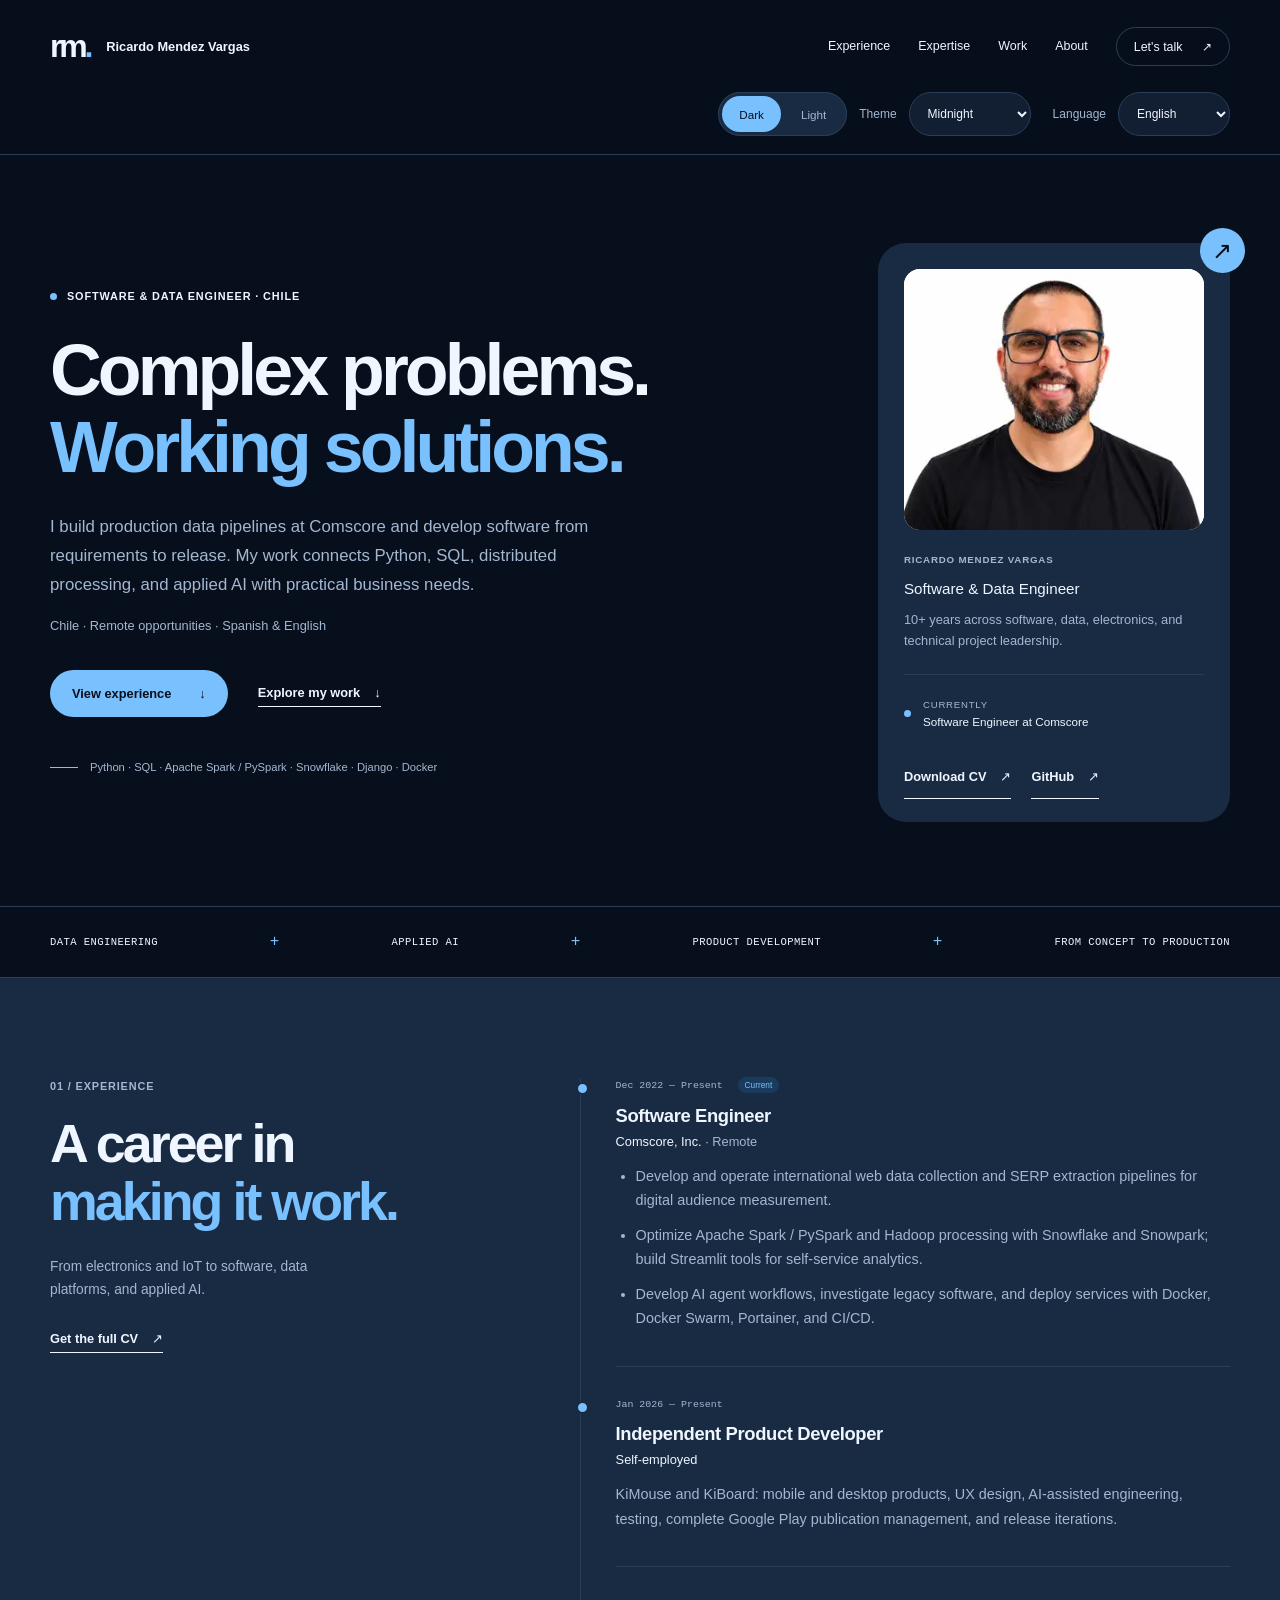
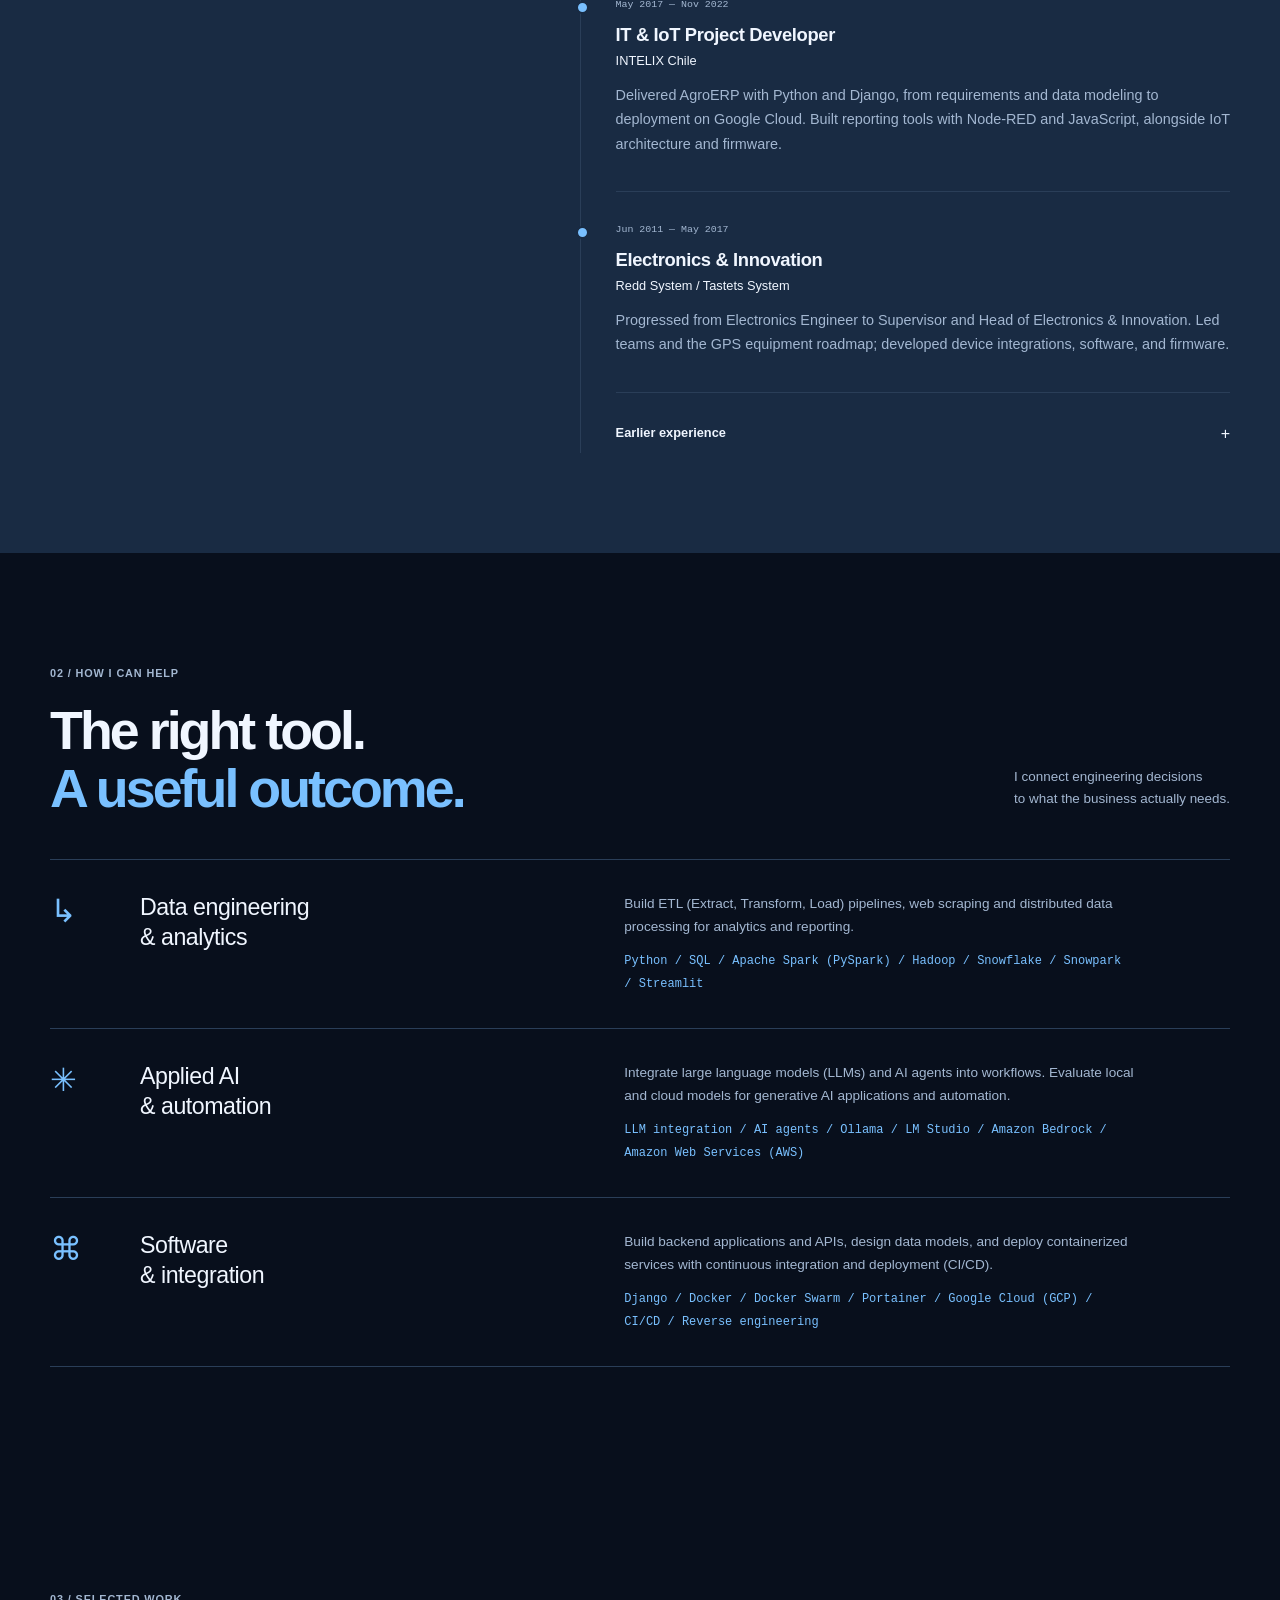
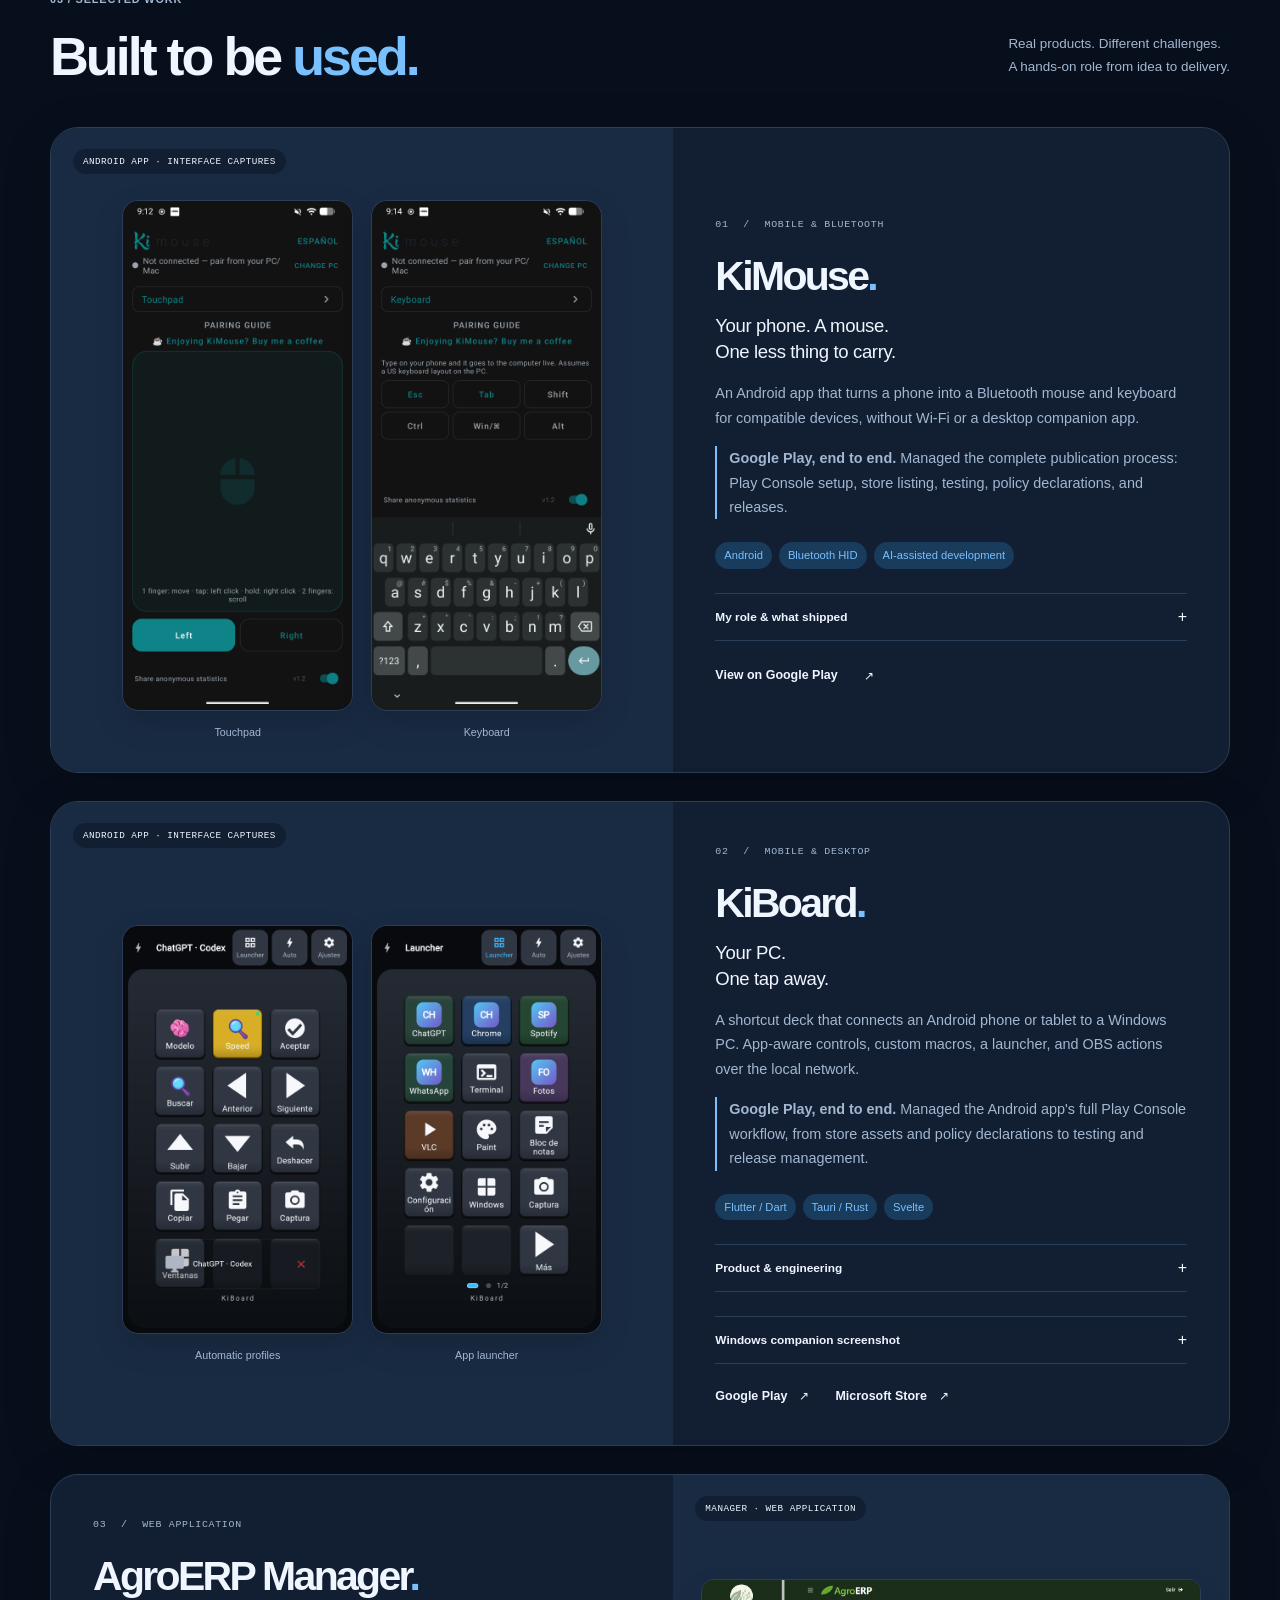
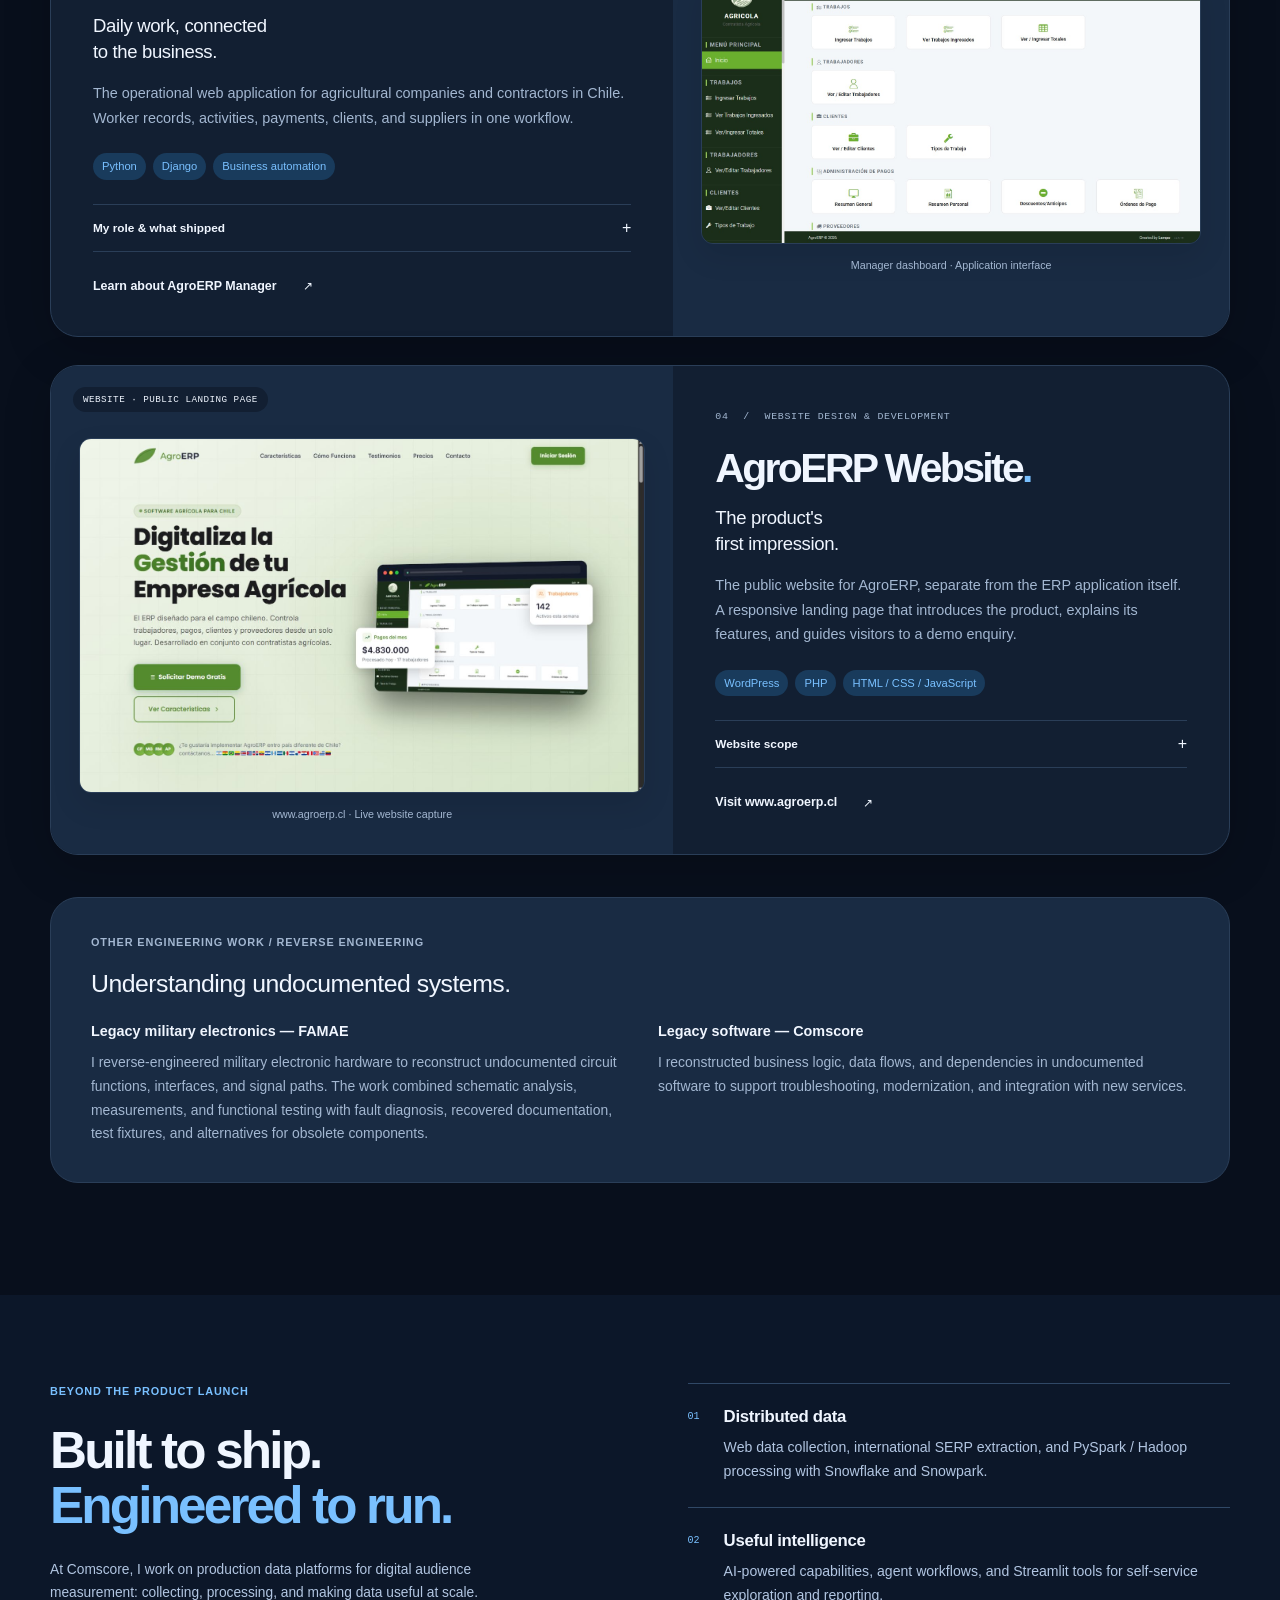
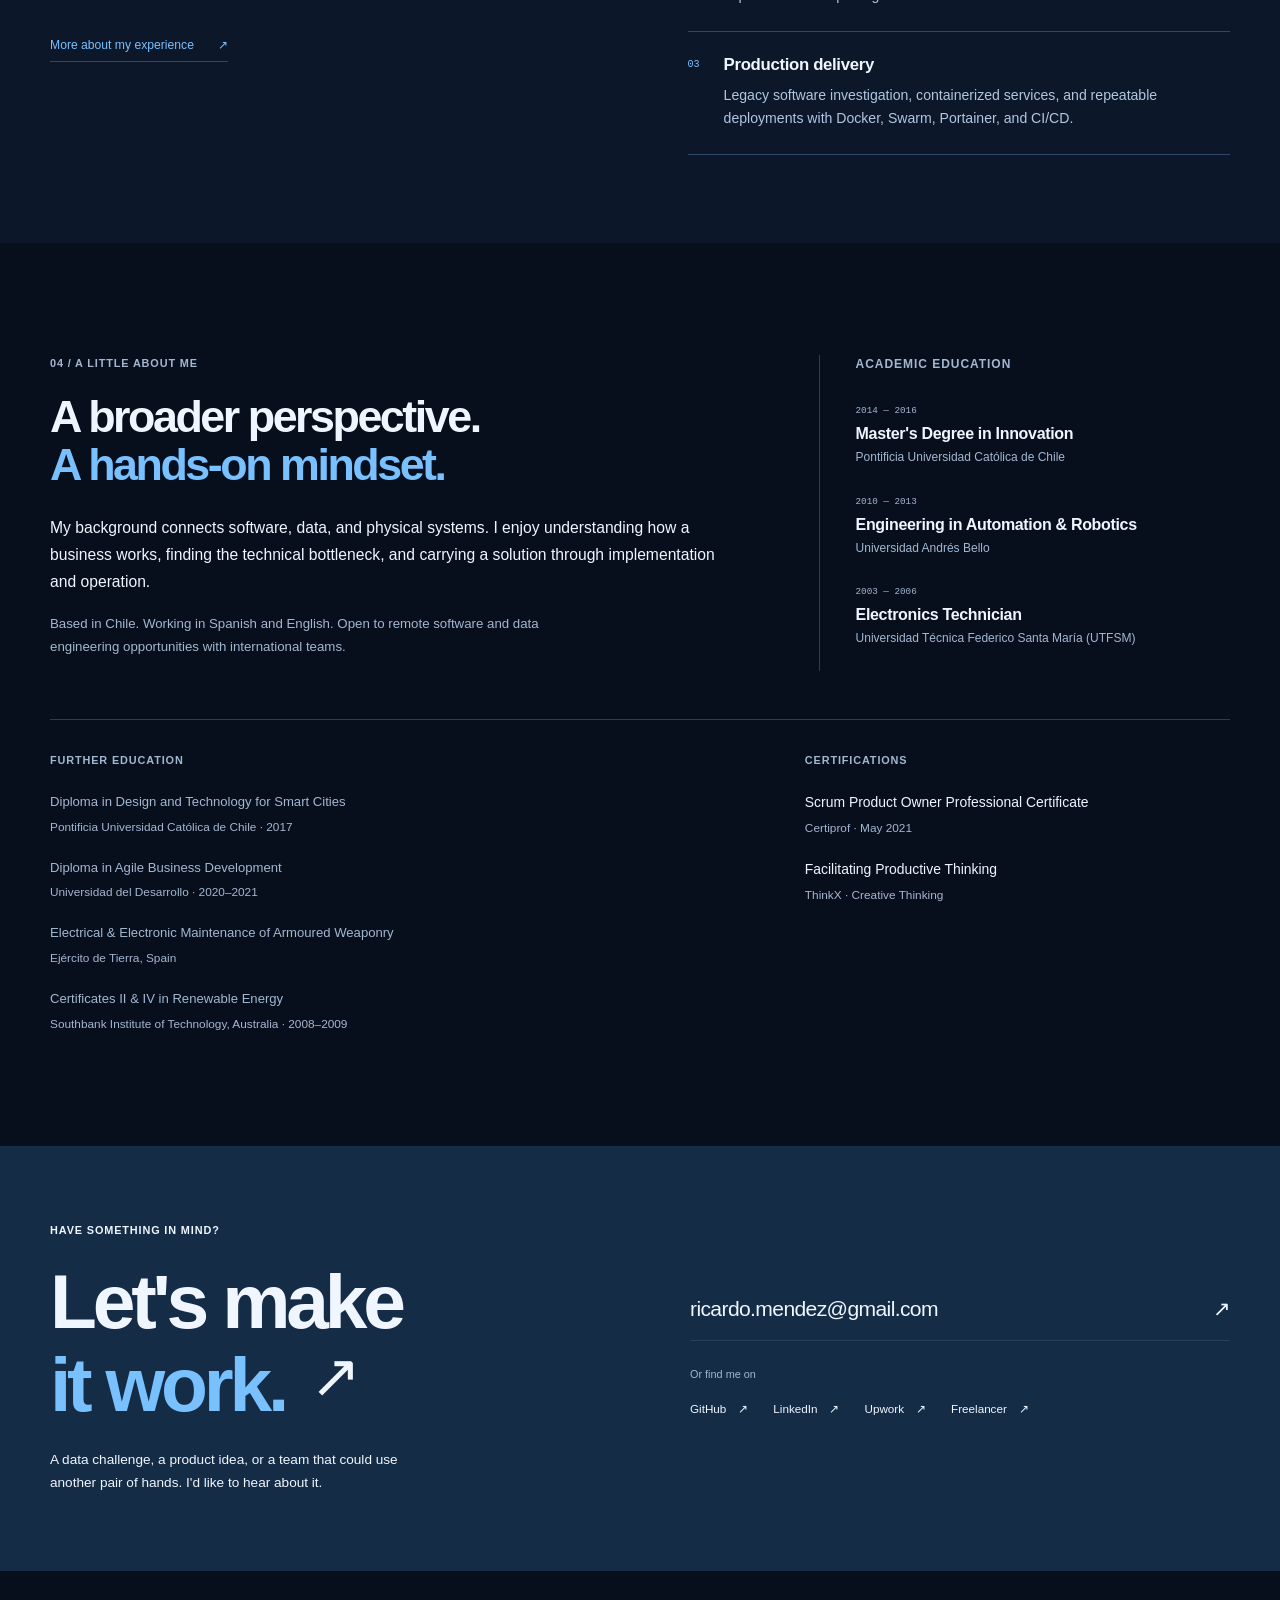
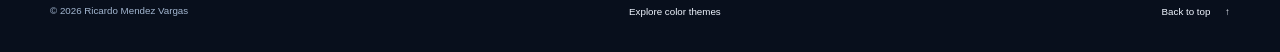
<file: docs/index.html>
<!doctype html>
<html lang="en" data-theme="azure-dark">
<head>
  <meta charset="utf-8">
  <meta name="viewport" content="width=device-width, initial-scale=1">
  <meta name="theme-color" content="#080f1c">
  <title>Ricardo Mendez Vargas — Software & Data Engineer</title>
  <meta name="description" content="Software & Data Engineer in Chile: Python, SQL, Apache Spark, Snowflake, Django, LLM integration and Docker. Comscore experience and published Android/Windows products.">
  <meta property="og:type" content="website">
  <meta property="og:title" content="Ricardo Mendez Vargas — Software & Data Engineer">
  <meta property="og:description" content="Software & Data Engineer: production data pipelines, applied AI, and published products. Based in Chile; working in Spanish and English.">
  <meta property="og:url" content="https://ricardomendezv.github.io/">
  <meta property="og:image" content="https://ricardomendezv.github.io/assets/ricardo-retrato.webp">
  <link rel="canonical" href="https://ricardomendezv.github.io/">
  <meta name="color-scheme" content="dark">
  <link rel="icon" href="./assets/favicon.svg" type="image/svg+xml">
  <link rel="alternate" hreflang="en" href="./index.html">
  <link rel="alternate" hreflang="es" href="./es.html">
  <link rel="stylesheet" href="./styles.css?v=20261029-profile">
  <link rel="stylesheet" href="./themes.css?v=20261029-profile">
  <script src="./theme.js"></script>
  <script src="./language.js" defer></script>
</head>
<body>
  <a class="skip-link" href="#main">Skip to content</a>
  <header class="site-header" id="home">
    <div class="shell header-inner">
      <a class="brand" href="#home" aria-label="Ricardo Mendez Vargas, home"><span class="monogram" aria-hidden="true">rm<span>.</span></span><span class="brand-name">Ricardo Mendez Vargas</span></a>
      <nav aria-label="Main navigation">
        <a href="#experience">Experience</a>
        <a href="#expertise">Expertise</a>
        <a href="#work">Work</a>
        <a href="#about">About</a>
        <a class="nav-contact" href="#contact">Let's talk <span aria-hidden="true">↗</span></a>
      </nav>
    </div>
    <div class="shell appearance-bar" hidden>
      <fieldset class="mode-switch"><legend class="visually-hidden">Appearance</legend><button type="button" data-mode="dark" aria-pressed="true">Dark</button><button type="button" data-mode="light" aria-pressed="false">Light</button></fieldset>
      <div class="theme-controls"><label for="theme-select">Theme</label><select id="theme-select"><option value="azure" selected>Midnight</option><option value="silver">Graphite</option><option value="titanium">Carbon</option><option value="iris">Nebula</option><option value="arctic">Deep Sea</option></select></div>
      <div class="language-controls"><label for="language-select">Language</label><select id="language-select"><option value="en" selected>English</option><option value="es">Español</option></select></div>
    </div>
    <noscript><div class="shell language-fallback"><a href="./index.html" lang="en" hreflang="en">English</a> · <a href="./es.html" lang="es" hreflang="es">Español</a></div></noscript>
  </header>

  <main id="main">
    <section class="hero shell" aria-labelledby="hero-title">
      <aside class="profile-card" aria-label="Meet Ricardo">
        <div class="portrait-frame"><img src="./assets/ricardo-retrato.webp" alt="Ricardo Mendez Vargas" width="336" height="336" fetchpriority="high"></div>
        <div class="profile-card-body">
          <p class="eyebrow">Ricardo Mendez Vargas</p>
          <p class="profile-statement">Software & Data Engineer</p>
          <p class="profile-summary">10+ years across software, data, electronics, and technical project leadership.</p>
          <div class="profile-current"><span class="status-dot" aria-hidden="true"></span><div><span class="micro-label">Currently</span><p>Software Engineer at Comscore</p></div></div>
        </div>
        <div class="profile-links"><a class="text-link" href="./assets/ricardo-mendez-cv-en.pdf" download>Download CV <span aria-hidden="true">↗</span></a><a class="text-link" href="https://github.com/ricardomendezv" target="_blank" rel="noopener noreferrer">GitHub <span aria-hidden="true">↗</span></a></div>
        <span class="card-corner" aria-hidden="true">↗</span>
      </aside>
      <div class="hero-copy">
        <p class="eyebrow"><span class="status-dot" aria-hidden="true"></span> Software & Data Engineer · Chile</p>
        <h1 id="hero-title">Complex problems.<br><span class="serif">Working solutions.</span></h1>
        <p class="hero-description">I build production data pipelines at Comscore and develop software from requirements to release. My work connects Python, SQL, distributed processing, and applied AI with practical business needs.</p>
        <p class="hero-availability">Chile · Remote opportunities · Spanish & English</p>
        <div class="hero-actions">
          <a class="button button-dark" href="#experience">View experience <span aria-hidden="true">↓</span></a>
          <a class="text-link" href="#work">Explore my work <span aria-hidden="true">↓</span></a>
        </div>
        <div class="hero-footnote"><span class="small-rule" aria-hidden="true"></span> Python · SQL · Apache Spark / PySpark · Snowflake · Django · Docker</div>
      </div>
    </section>

    <div class="capability-strip"><div class="shell strip-inner"><span>Data engineering</span><span class="strip-plus" aria-hidden="true">+</span><span>Applied AI</span><span class="strip-plus" aria-hidden="true">+</span><span>Product development</span><span class="strip-plus" aria-hidden="true">+</span><span>From concept to production</span></div></div>

    <section class="experience-section" id="experience" aria-labelledby="experience-title">
      <div class="shell experience-layout">
        <div class="experience-heading"><p class="eyebrow section-index">01 / Experience</p><h2 id="experience-title">A career in<br><span class="serif">making it work.</span></h2><p>From electronics and IoT to software, data platforms, and applied AI.</p><a class="text-link" href="./assets/ricardo-mendez-cv-en.pdf" download>Get the full CV <span aria-hidden="true">↗</span></a></div>
        <div class="timeline">
          <article class="timeline-item"><p class="timeline-date"><time datetime="2022-12">Dec 2022</time> — Present <span class="current-label">Current</span></p><h3>Software Engineer</h3><p class="timeline-company">Comscore, Inc. <span>· Remote</span></p><ul class="experience-highlights"><li>Develop and operate international web data collection and SERP extraction pipelines for digital audience measurement.</li><li>Optimize Apache Spark / PySpark and Hadoop processing with Snowflake and Snowpark; build Streamlit tools for self-service analytics.</li><li>Develop AI agent workflows, investigate legacy software, and deploy services with Docker, Docker Swarm, Portainer, and CI/CD.</li></ul></article>
          <article class="timeline-item"><p class="timeline-date"><time datetime="2026-01">Jan 2026</time> — Present</p><h3>Independent Product Developer</h3><p class="timeline-company">Self-employed</p><p>KiMouse and KiBoard: mobile and desktop products, UX design, AI-assisted engineering, testing, complete Google Play publication management, and release iterations.</p></article>
          <article class="timeline-item"><p class="timeline-date"><time datetime="2017-05">May 2017</time> — <time datetime="2022-11">Nov 2022</time></p><h3>IT & IoT Project Developer</h3><p class="timeline-company">INTELIX Chile</p><p>Delivered AgroERP with Python and Django, from requirements and data modeling to deployment on Google Cloud. Built reporting tools with Node-RED and JavaScript, alongside IoT architecture and firmware.</p></article>
          <article class="timeline-item"><p class="timeline-date"><time datetime="2011-06">Jun 2011</time> — <time datetime="2017-05">May 2017</time></p><h3>Electronics & Innovation</h3><p class="timeline-company">Redd System / Tastets System</p><p>Progressed from Electronics Engineer to Supervisor and Head of Electronics & Innovation. Led teams and the GPS equipment roadmap; developed device integrations, software, and firmware.</p></article>
          <details class="earlier-experience"><summary>Earlier experience <span aria-hidden="true">+</span></summary><div><article><p class="timeline-date">Jul 2009 — Jun 2011</p><h3>Electronics Project Specialist</h3><p class="timeline-company">FAMAE</p><p>Reverse engineering of legacy military electronics, hardware diagnostics, recovered technical documentation, test fixtures, and repair validation tools.</p></article><article><p class="timeline-date">Mar 2006 — Jun 2008</p><h3>Electronics Technician — CostaDigital</h3><p class="timeline-company">Pontificia Universidad Católica de Valparaíso</p></article></div></details>
        </div>
      </div>
    </section>

    <section class="section shell expertise-section" id="expertise" aria-labelledby="expertise-title">
      <div class="section-heading"><div><p class="eyebrow section-index">02 / How I can help</p><h2 id="expertise-title">The right tool.<br><span class="serif">A useful outcome.</span></h2></div><p>I connect engineering decisions<br>to what the business actually needs.</p></div>
      <div class="expertise-list">
        <div class="expertise-row"><span class="expertise-icon" aria-hidden="true">↳</span><h3>Data engineering<br> & analytics</h3><div><p>Build ETL (Extract, Transform, Load) pipelines, web scraping and distributed data processing for analytics and reporting.</p><p class="tool-list">Python / SQL / Apache Spark (PySpark) / Hadoop / Snowflake / Snowpark / Streamlit</p></div></div>
        <div class="expertise-row"><span class="expertise-icon" aria-hidden="true">✳</span><h3>Applied AI<br> & automation</h3><div><p>Integrate large language models (LLMs) and AI agents into workflows. Evaluate local and cloud models for generative AI applications and automation.</p><p class="tool-list">LLM integration / AI agents / Ollama / LM Studio / Amazon Bedrock / Amazon Web Services (AWS)</p></div></div>
        <div class="expertise-row"><span class="expertise-icon" aria-hidden="true">⌘</span><h3>Software<br> & integration</h3><div><p>Build backend applications and APIs, design data models, and deploy containerized services with continuous integration and deployment (CI/CD).</p><p class="tool-list">Django / Docker / Docker Swarm / Portainer / Google Cloud (GCP) / CI/CD / Reverse engineering</p></div></div>
      </div>
    </section>

    <section class="section shell" id="work" aria-labelledby="work-title">
      <div class="section-heading"><div><p class="eyebrow section-index">03 / Selected work</p><h2 id="work-title">Built to be <span class="serif">used.</span></h2></div><p>Real products. Different challenges.<br>A hands-on role from idea to delivery.</p></div>

      <article class="project project-kimouse" aria-labelledby="kimouse-title">
        <div class="project-visual screenshot-visual"><span class="image-label">Android app · Interface captures</span><div class="screenshot-pair"><figure><a href="./assets/kimouse-touchpad.png" target="_blank" rel="noopener noreferrer" aria-label="Open full KiMouse touchpad screenshot"><img src="./assets/kimouse-touchpad.png" alt="Actual KiMouse Android touchpad interface, with connection status and left and right mouse buttons" width="1080" height="2400" loading="lazy"></a><figcaption>Touchpad</figcaption></figure><figure><a href="./assets/kimouse-keyboard.png" target="_blank" rel="noopener noreferrer" aria-label="Open full KiMouse keyboard screenshot"><img src="./assets/kimouse-keyboard.png" alt="Actual KiMouse keyboard interface with modifier keys and the Android on-screen keyboard" width="1080" height="2400" loading="lazy"></a><figcaption>Keyboard</figcaption></figure></div></div>
        <div class="project-copy">
          <p class="project-number">01 <span aria-hidden="true">/</span> Mobile & Bluetooth</p>
          <h3 id="kimouse-title">KiMouse<span class="project-period" aria-hidden="true">.</span></h3>
          <p class="project-intro">Your phone. A mouse.<br>One less thing to carry.</p>
          <p>An Android app that turns a phone into a Bluetooth mouse and keyboard for compatible devices, without Wi-Fi or a desktop companion app.</p>
          <p class="publication-note"><strong>Google Play, end to end.</strong> Managed the complete publication process: Play Console setup, store listing, testing, policy declarations, and releases.</p>
          <ul class="tags" aria-label="KiMouse technologies"><li>Android</li><li>Bluetooth HID</li><li>AI-assisted development</li></ul>
          <details class="case-details"><summary>My role & what shipped <span aria-hidden="true">+</span></summary><div><p>I independently handled requirements, UX, implementation, debugging, device testing, tester feedback, and publication on Google Play.</p><p>The app includes touchpad gestures, clicks, scrolling, keyboard input, shortcuts, and a configurable mouse jiggler. I used AI-assisted development and rapid prototyping throughout the process.</p></div></details>
          <a class="project-link" href="https://play.google.com/store/apps/details?id=com.kimouse" target="_blank" rel="noopener noreferrer">View on Google Play <span aria-hidden="true">↗</span></a>
        </div>
      </article>

      <article class="project project-kiboard" aria-labelledby="kiboard-title">
        <div class="project-visual screenshot-visual"><span class="image-label">Android app · Interface captures</span><div class="screenshot-pair"><figure><a href="./assets/kiboard-auto.png" target="_blank" rel="noopener noreferrer" aria-label="Open full KiBoard automatic profile screenshot"><img src="./assets/kiboard-auto.png" alt="KiBoard Android interface showing an automatic shortcut profile for ChatGPT and Codex" width="1080" height="1920" loading="lazy"></a><figcaption>Automatic profiles</figcaption></figure><figure><a href="./assets/kiboard-launcher.png" target="_blank" rel="noopener noreferrer" aria-label="Open full KiBoard launcher screenshot"><img src="./assets/kiboard-launcher.png" alt="KiBoard Android launcher interface showing application buttons including Chrome, Spotify, Terminal and Paint" width="1080" height="1920" loading="lazy"></a><figcaption>App launcher</figcaption></figure></div></div>
        <div class="project-copy">
          <p class="project-number">02 <span aria-hidden="true">/</span> Mobile & desktop</p>
          <h3 id="kiboard-title">KiBoard<span class="project-period" aria-hidden="true">.</span></h3>
          <p class="project-intro">Your PC.<br>One tap away.</p>
          <p>A shortcut deck that connects an Android phone or tablet to a Windows PC. App-aware controls, custom macros, a launcher, and OBS actions over the local network.</p>
          <p class="publication-note"><strong>Google Play, end to end.</strong> Managed the Android app's full Play Console workflow, from store assets and policy declarations to testing and release management.</p>
          <ul class="tags" aria-label="KiBoard technologies"><li>Flutter / Dart</li><li>Tauri / Rust</li><li>Svelte</li></ul>
          <details class="case-details"><summary>Product & engineering <span aria-hidden="true">+</span></summary><div><p>The product combines a Flutter mobile app with a Windows companion built with Tauri, Rust, and Svelte. A shared protocol connects device discovery, pairing, live layouts, and actions.</p><p>Automatic profiles follow the foreground PC app; a visual editor supports custom decks and multi-step macros. The Android app requires the Windows 11 x64 companion and both devices on the same local network.</p><a class="project-link" href="https://github.com/maxia-cl/KiBoard-app" target="_blank" rel="noopener noreferrer">Android source <span aria-hidden="true">↗</span></a></div></details>
          <details class="case-details"><summary>Windows companion screenshot <span aria-hidden="true">+</span></summary><figure class="detail-screenshot"><a href="./assets/kiboard-windows-editor.png" target="_blank" rel="noopener noreferrer" aria-label="Open full KiBoard Windows editor screenshot"><img src="./assets/kiboard-windows-editor.png" alt="KiBoard Windows companion with deck editor, button library and action configuration" width="2752" height="1104" loading="lazy"></a><figcaption>Windows companion · Deck editor</figcaption></figure></details>
          <div class="project-downloads" aria-label="KiBoard downloads"><a class="project-link" href="https://play.google.com/store/apps/details?id=com.kiboard.kiboard_app" target="_blank" rel="noopener noreferrer">Google Play <span aria-hidden="true">↗</span></a><a class="project-link" href="https://apps.microsoft.com/detail/9MTQZQJ9GDT4" target="_blank" rel="noopener noreferrer">Microsoft Store <span aria-hidden="true">↗</span></a></div>
        </div>
      </article>

      <article class="project project-agro" aria-labelledby="agro-title">
        <div class="project-visual screenshot-visual"><span class="image-label">Manager · Web application</span><figure class="wide-screenshot"><a href="./assets/agroerp-manager.jpg" target="_blank" rel="noopener noreferrer" aria-label="Open full AgroERP Manager screenshot"><img src="./assets/agroerp-manager.jpg" alt="AgroERP Manager application dashboard with daily work, worker, client and payment administration modules" width="1449" height="766" loading="lazy"></a><figcaption>Manager dashboard · Application interface</figcaption></figure></div>
        <div class="project-copy">
          <p class="project-number">03 <span aria-hidden="true">/</span> Web application</p>
          <h3 id="agro-title">AgroERP Manager<span class="project-period" aria-hidden="true">.</span></h3>
          <p class="project-intro">Daily work, connected<br>to the business.</p>
          <p>The operational web application for agricultural companies and contractors in Chile. Worker records, activities, payments, clients, and suppliers in one workflow.</p>
          <ul class="tags" aria-label="AgroERP technologies"><li>Python</li><li>Django</li><li>Business automation</li></ul>
          <details class="case-details"><summary>My role & what shipped <span aria-hidden="true">+</span></summary><div><p>My contribution covered requirements, system and data-model design, development with Python and Django, workflow implementation, and deployment.</p><p>The platform connects daily work logs and client-specific rates with payment orders, deductions, advances, purchases, and operational reports.</p></div></details>
          <a class="project-link" href="https://www.agroerp.cl/" target="_blank" rel="noopener noreferrer">Learn about AgroERP Manager <span aria-hidden="true">↗</span></a>
        </div>
      </article>

      <article class="project project-website" aria-labelledby="agro-website-title">
        <div class="project-visual screenshot-visual"><span class="image-label">Website · Public landing page</span><figure class="wide-screenshot"><a href="./assets/agroerp-website.jpg" target="_blank" rel="noopener noreferrer" aria-label="Open full AgroERP Website screenshot"><img src="./assets/agroerp-website.jpg" alt="Actual agroerp.cl website showing its agricultural software headline, product preview and request-a-demo button" width="1425" height="891" loading="lazy"></a><figcaption>www.agroerp.cl · Live website capture</figcaption></figure></div>
        <div class="project-copy">
          <p class="project-number">04 <span aria-hidden="true">/</span> Website design & development</p>
          <h3 id="agro-website-title">AgroERP Website<span class="project-period" aria-hidden="true">.</span></h3>
          <p class="project-intro">The product's<br>first impression.</p>
          <p>The public website for AgroERP, separate from the ERP application itself. A responsive landing page that introduces the product, explains its features, and guides visitors to a demo enquiry.</p>
          <ul class="tags" aria-label="AgroERP website technologies"><li>WordPress</li><li>PHP</li><li>HTML / CSS / JavaScript</li></ul>
          <details class="case-details"><summary>Website scope <span aria-hidden="true">+</span></summary><div><p>A custom WordPress theme brings together product features, interface previews, pricing, frequently asked questions, and a contact flow.</p><p>Editable content through WordPress keeps the public site manageable independently of the Django ERP platform.</p></div></details>
          <a class="project-link" href="https://www.agroerp.cl/" target="_blank" rel="noopener noreferrer">Visit www.agroerp.cl <span aria-hidden="true">↗</span></a>
        </div>
      </article>
      <div class="reverse-work" aria-labelledby="reverse-work-title">
        <p class="eyebrow section-index">Other engineering work / Reverse engineering</p>
        <h3 id="reverse-work-title">Understanding undocumented systems.</h3>
        <div class="reverse-cases">
          <article><h4>Legacy military electronics — FAMAE</h4><p>I reverse-engineered military electronic hardware to reconstruct undocumented circuit functions, interfaces, and signal paths. The work combined schematic analysis, measurements, and functional testing with fault diagnosis, recovered documentation, test fixtures, and alternatives for obsolete components.</p></article>
          <article><h4>Legacy software — Comscore</h4><p>I reconstructed business logic, data flows, and dependencies in undocumented software to support troubleshooting, modernization, and integration with new services.</p></article>
        </div>
      </div>
    </section>

    <section class="production" aria-labelledby="production-title">
      <div class="shell production-inner">
        <div class="production-heading"><p class="eyebrow">Beyond the product launch</p><h2 id="production-title">Built to ship.<br><span class="serif">Engineered to run.</span></h2><p>At Comscore, I work on production data platforms for digital audience measurement: collecting, processing, and making data useful at scale.</p><a class="light-link" href="https://www.linkedin.com/in/ricardomendez/" target="_blank" rel="noopener noreferrer">More about my experience <span aria-hidden="true">↗</span></a></div>
        <div class="production-areas">
          <div><span class="area-index">01</span><div><h3>Distributed data</h3><p>Web data collection, international SERP extraction, and PySpark / Hadoop processing with Snowflake and Snowpark.</p></div></div>
          <div><span class="area-index">02</span><div><h3>Useful intelligence</h3><p>AI-powered capabilities, agent workflows, and Streamlit tools for self-service exploration and reporting.</p></div></div>
          <div><span class="area-index">03</span><div><h3>Production delivery</h3><p>Legacy software investigation, containerized services, and repeatable deployments with Docker, Swarm, Portainer, and CI/CD.</p></div></div>
        </div>
      </div>
    </section>

    <section class="section shell about-section" id="about" aria-labelledby="about-title">
      <div><p class="eyebrow section-index">04 / A little about me</p><h2 id="about-title">A broader perspective.<br><span class="serif">A hands-on mindset.</span></h2><p class="about-intro">My background connects software, data, and physical systems. I enjoy understanding how a business works, finding the technical bottleneck, and carrying a solution through implementation and operation.</p><p>Based in Chile. Working in Spanish and English. Open to remote software and data engineering opportunities with international teams.</p></div>
      <div class="education" aria-labelledby="education-title">
        <p class="eyebrow" id="education-title">Academic education</p>
        <div><span>2014 — 2016</span><h3>Master's Degree in Innovation</h3><p>Pontificia Universidad Católica de Chile</p></div>
        <div><span>2010 — 2013</span><h3>Engineering in Automation & Robotics</h3><p>Universidad Andrés Bello</p></div>
        <div><span>2003 — 2006</span><h3>Electronics Technician</h3><p>Universidad Técnica Federico Santa María (UTFSM)</p></div>
      </div>
      <div class="development-grid">
        <div class="further-education" aria-labelledby="further-education-title">
          <p class="eyebrow" id="further-education-title">Further education</p>
          <ul class="training-list">
            <li><h4>Diploma in Design and Technology for Smart Cities</h4><p>Pontificia Universidad Católica de Chile · 2017</p></li>
            <li><h4>Diploma in Agile Business Development</h4><p>Universidad del Desarrollo · 2020–2021</p></li>
            <li><h4>Electrical & Electronic Maintenance of Armoured Weaponry</h4><p>Ejército de Tierra, Spain</p></li>
            <li><h4>Certificates II & IV in Renewable Energy</h4><p>Southbank Institute of Technology, Australia · 2008–2009</p></li>
          </ul>
        </div>
        <div class="certifications" aria-labelledby="certifications-title">
          <p class="eyebrow" id="certifications-title">Certifications</p>
          <ul class="training-list">
            <li><h4>Scrum Product Owner Professional Certificate</h4><p>Certiprof · May 2021</p></li>
            <li><h4>Facilitating Productive Thinking</h4><p>ThinkX · Creative Thinking</p></li>
          </ul>
        </div>
      </div>
    </section>

    <section class="contact-section" id="contact" aria-labelledby="contact-title">
      <div class="shell contact-inner"><div><p class="eyebrow">Have something in mind?</p><h2 id="contact-title">Let's make<br><span class="serif">it work.</span><span class="contact-arrow" aria-hidden="true">↗</span></h2><p>A data challenge, a product idea, or a team that could use another pair of hands. I'd like to hear about it.</p></div><div class="contact-actions"><a class="email-link" href="mailto:ricardo.mendez@gmail.com">ricardo.mendez@gmail.com <span aria-hidden="true">↗</span></a><p>Or find me on</p><div class="social-links"><a href="https://github.com/ricardomendezv" target="_blank" rel="noopener noreferrer">GitHub <span aria-hidden="true">↗</span></a><a href="https://www.linkedin.com/in/ricardomendez/" target="_blank" rel="noopener noreferrer">LinkedIn <span aria-hidden="true">↗</span></a><a href="https://www.upwork.com/freelancers/~01139f43cdbf23e7be" target="_blank" rel="noopener noreferrer">Upwork <span aria-hidden="true">↗</span></a><a href="https://www.freelancer.com/u/rlmendezv" target="_blank" rel="noopener noreferrer">Freelancer <span aria-hidden="true">↗</span></a></div></div></div>
    </section>
  </main>

  <footer class="site-footer shell"><p>© 2026 Ricardo Mendez Vargas</p><a href="./themes.html">Explore color themes</a><a href="#home">Back to top <span aria-hidden="true">↑</span></a></footer>
</body>
</html>
</file>
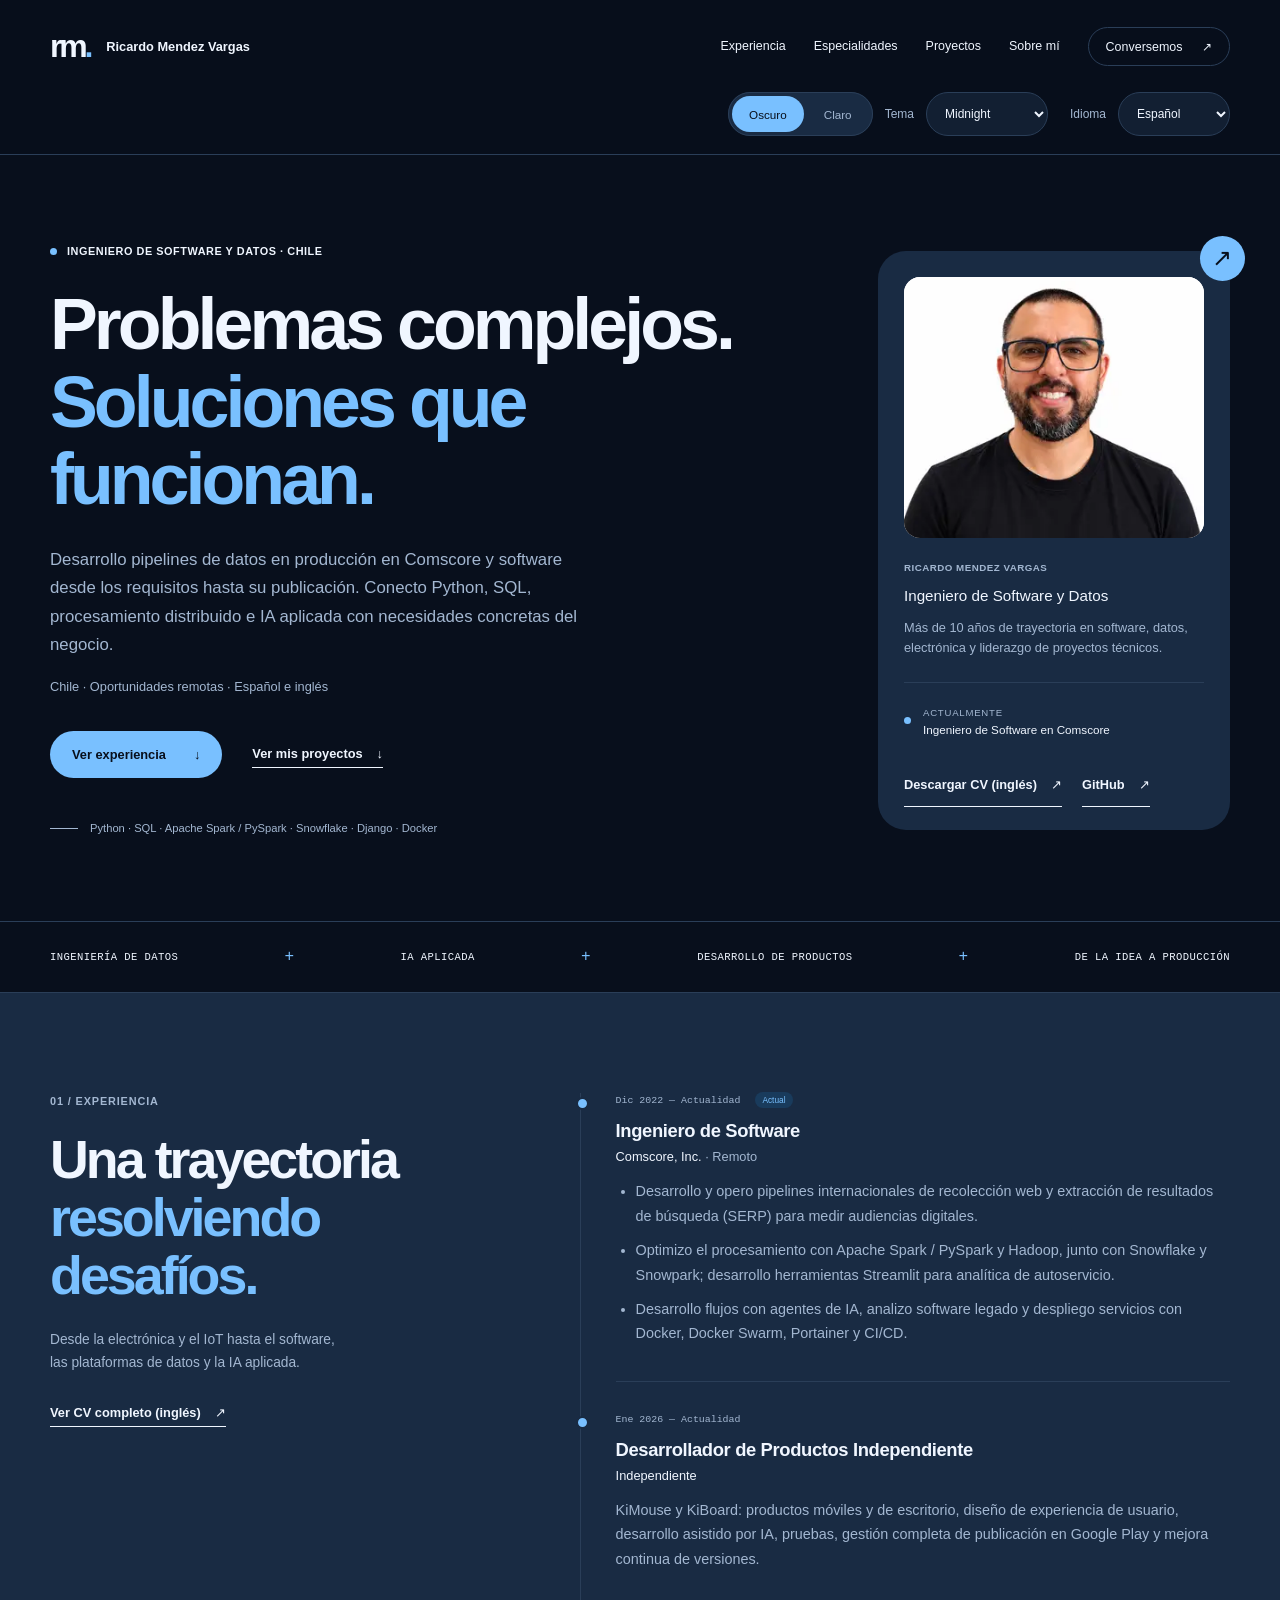
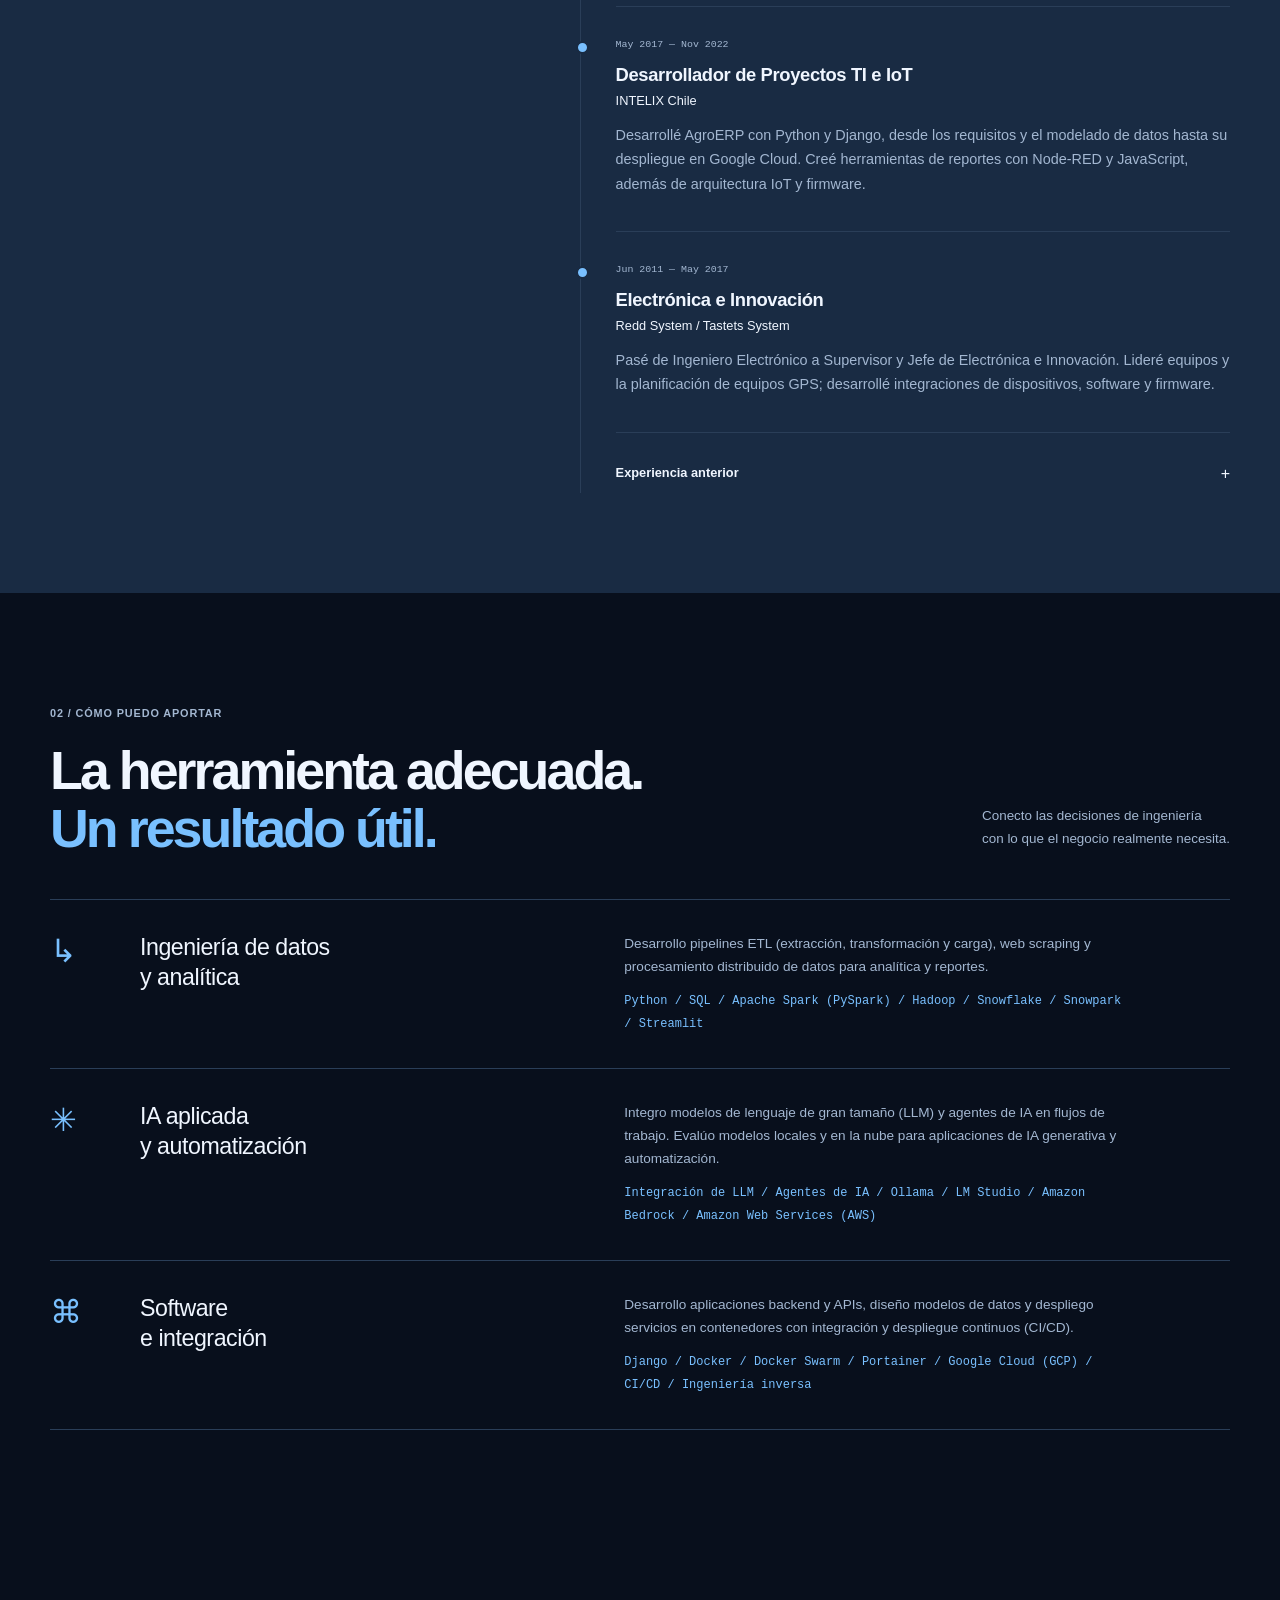
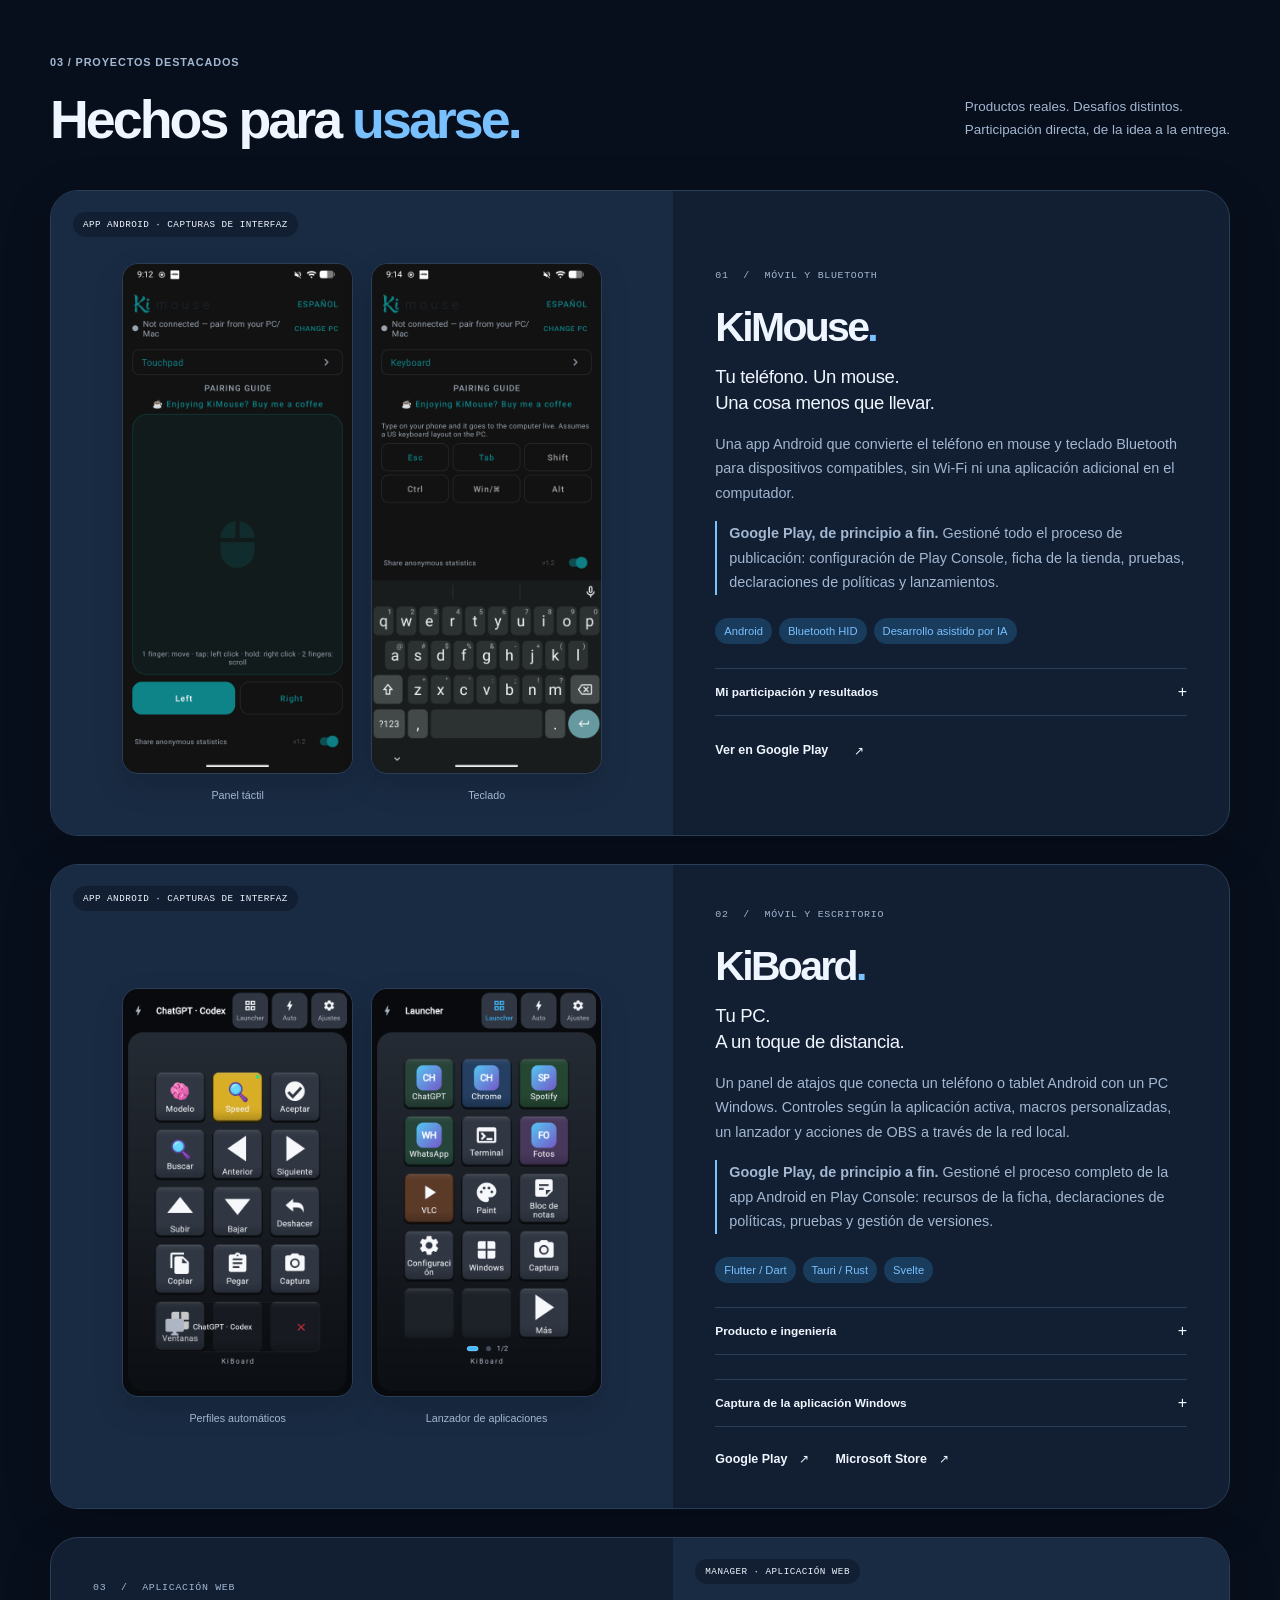
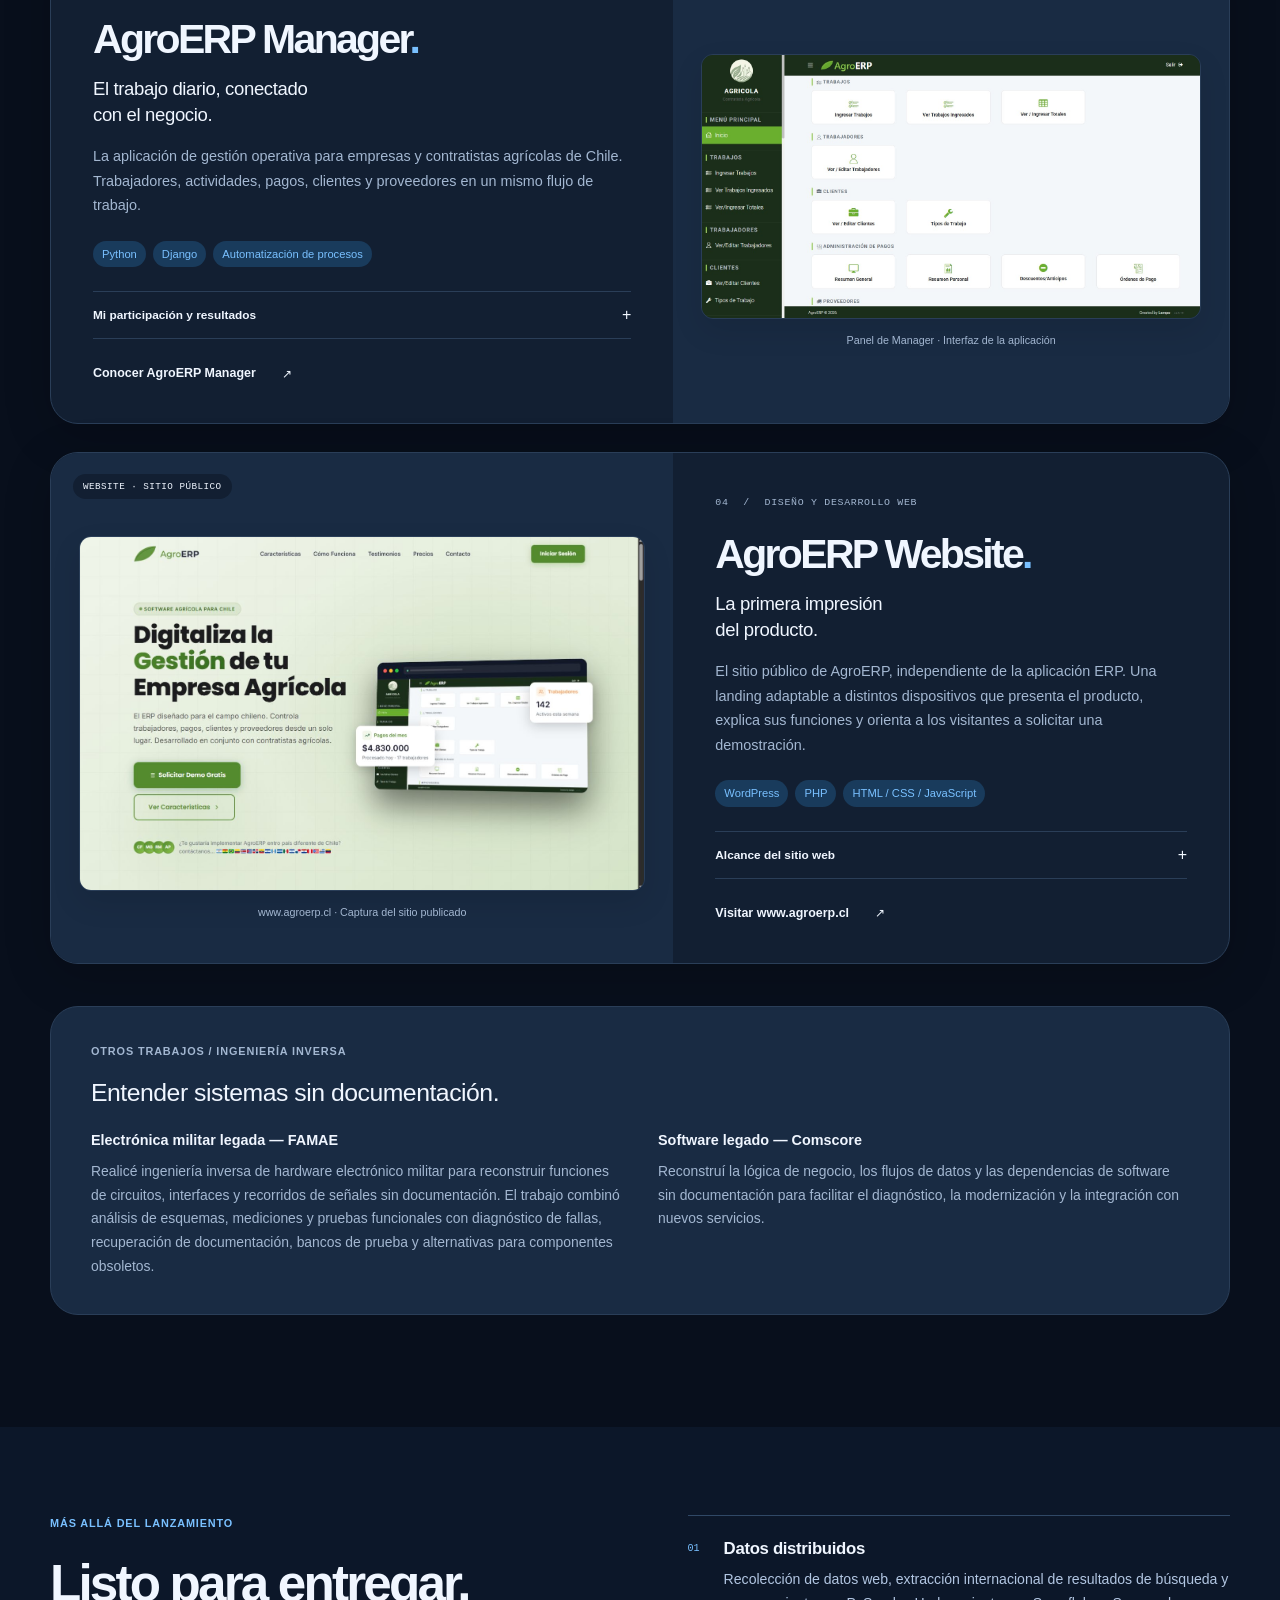
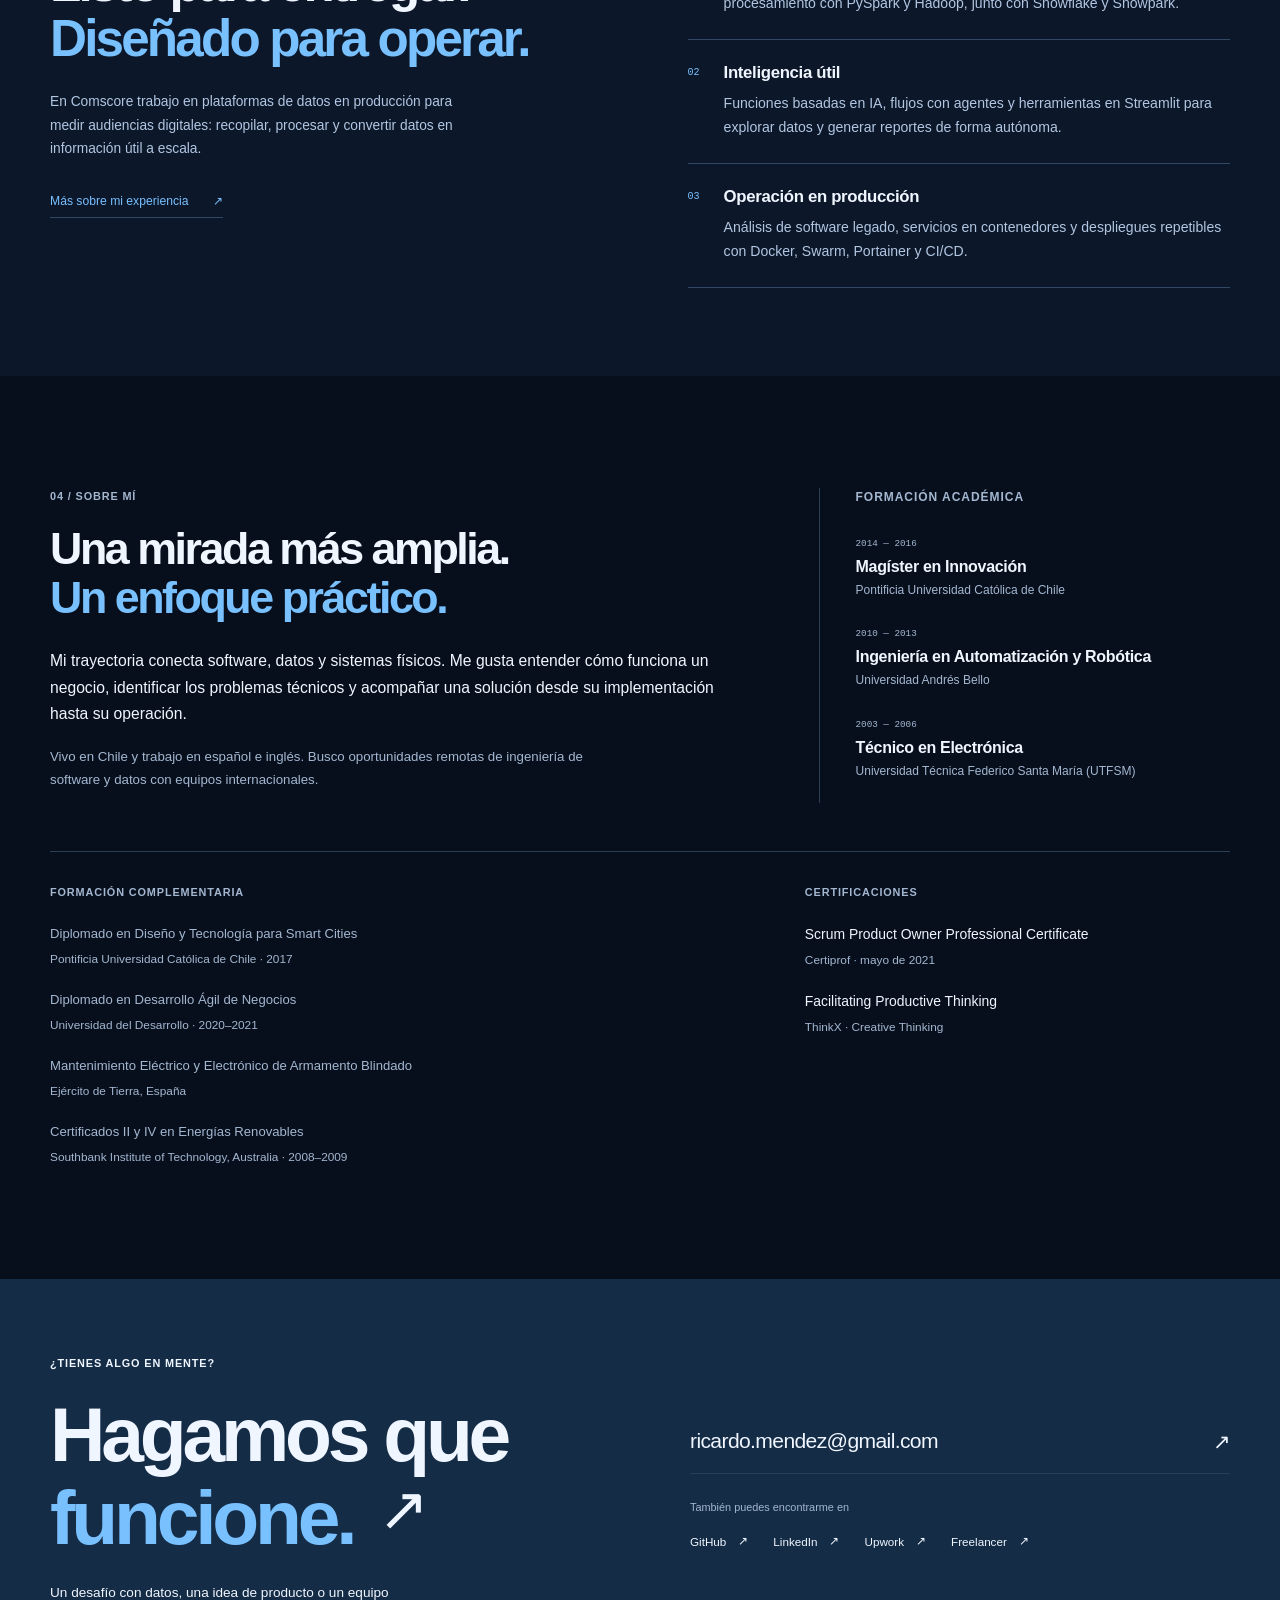
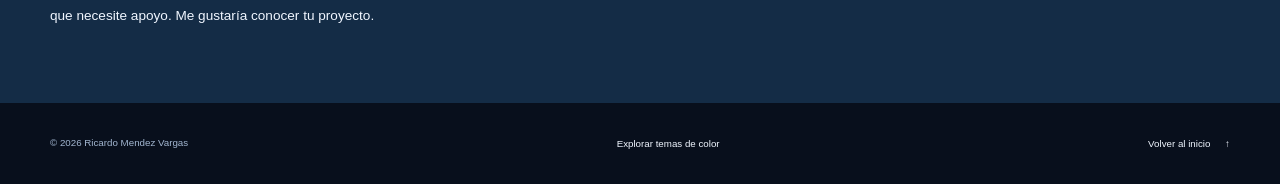
<file: docs/es.html>
<!doctype html>
<html lang="es" data-theme="azure-dark">
<head>
  <meta charset="utf-8">
  <meta name="viewport" content="width=device-width, initial-scale=1">
  <meta name="theme-color" content="#080f1c">
  <title>Ricardo Mendez Vargas — Ingeniero de Software y Datos</title>
  <meta name="description" content="Ingeniero de Software y Datos en Chile: Python, SQL, Apache Spark, Snowflake, Django, integración de LLM y Docker. Experiencia en Comscore y productos publicados para Android/Windows.">
  <meta property="og:type" content="website">
  <meta property="og:title" content="Ricardo Mendez Vargas — Ingeniero de Software y Datos">
  <meta property="og:description" content="Ingeniero de Software y Datos: pipelines en producción, IA aplicada y productos publicados. En Chile; trabajo en español e inglés.">
  <meta property="og:url" content="https://ricardomendezv.github.io/es.html">
  <meta property="og:image" content="https://ricardomendezv.github.io/assets/ricardo-retrato.webp">
  <link rel="canonical" href="https://ricardomendezv.github.io/es.html">
  <meta name="color-scheme" content="dark">
  <link rel="icon" href="./assets/favicon.svg" type="image/svg+xml">
  <link rel="alternate" hreflang="en" href="./index.html">
  <link rel="alternate" hreflang="es" href="./es.html">
  <link rel="stylesheet" href="./styles.css?v=20261029-profile">
  <link rel="stylesheet" href="./themes.css?v=20261029-profile">
  <script src="./theme.js"></script>
  <script src="./language.js" defer></script>
</head>
<body>
  <a class="skip-link" href="#main">Ir al contenido</a>
  <header class="site-header" id="home">
    <div class="shell header-inner">
      <a class="brand" href="#home" aria-label="Ricardo Mendez Vargas, inicio"><span class="monogram" aria-hidden="true">rm<span>.</span></span><span class="brand-name">Ricardo Mendez Vargas</span></a>
      <nav aria-label="Navegación principal">
        <a href="#experience">Experiencia</a>
        <a href="#expertise">Especialidades</a>
        <a href="#work">Proyectos</a>
        <a href="#about">Sobre mí</a>
        <a class="nav-contact" href="#contact">Conversemos <span aria-hidden="true">↗</span></a>
      </nav>
    </div>
    <div class="shell appearance-bar" hidden>
      <fieldset class="mode-switch"><legend class="visually-hidden">Apariencia</legend><button type="button" data-mode="dark" aria-pressed="true">Oscuro</button><button type="button" data-mode="light" aria-pressed="false">Claro</button></fieldset>
      <div class="theme-controls"><label for="theme-select">Tema</label><select id="theme-select"><option value="azure" selected>Midnight</option><option value="silver">Graphite</option><option value="titanium">Carbon</option><option value="iris">Nebula</option><option value="arctic">Deep Sea</option></select></div>
      <div class="language-controls"><label for="language-select">Idioma</label><select id="language-select"><option value="en">English</option><option value="es" selected>Español</option></select></div>
    </div>
    <noscript><div class="shell language-fallback"><a href="./index.html" lang="en" hreflang="en">English</a> · <a href="./es.html" lang="es" hreflang="es">Español</a></div></noscript>
  </header>

  <main id="main">
    <section class="hero shell" aria-labelledby="hero-title">
      <aside class="profile-card" aria-label="Conoce a Ricardo">
        <div class="portrait-frame"><img src="./assets/ricardo-retrato.webp" alt="Ricardo Mendez Vargas" width="336" height="336" fetchpriority="high"></div>
        <div class="profile-card-body">
          <p class="eyebrow">Ricardo Mendez Vargas</p>
          <p class="profile-statement">Ingeniero de Software y Datos</p>
          <p class="profile-summary">Más de 10 años de trayectoria en software, datos, electrónica y liderazgo de proyectos técnicos.</p>
          <div class="profile-current"><span class="status-dot" aria-hidden="true"></span><div><span class="micro-label">Actualmente</span><p>Ingeniero de Software en Comscore</p></div></div>
        </div>
        <div class="profile-links"><a class="text-link" href="./assets/ricardo-mendez-cv-en.pdf" download>Descargar CV (inglés) <span aria-hidden="true">↗</span></a><a class="text-link" href="https://github.com/ricardomendezv" target="_blank" rel="noopener noreferrer">GitHub <span aria-hidden="true">↗</span></a></div>
        <span class="card-corner" aria-hidden="true">↗</span>
      </aside>
      <div class="hero-copy">
        <p class="eyebrow"><span class="status-dot" aria-hidden="true"></span> Ingeniero de Software y Datos · Chile</p>
        <h1 id="hero-title">Problemas complejos.<br><span class="serif">Soluciones que funcionan.</span></h1>
        <p class="hero-description">Desarrollo pipelines de datos en producción en Comscore y software desde los requisitos hasta su publicación. Conecto Python, SQL, procesamiento distribuido e IA aplicada con necesidades concretas del negocio.</p>
        <p class="hero-availability">Chile · Oportunidades remotas · Español e inglés</p>
        <div class="hero-actions">
          <a class="button button-dark" href="#experience">Ver experiencia <span aria-hidden="true">↓</span></a>
          <a class="text-link" href="#work">Ver mis proyectos <span aria-hidden="true">↓</span></a>
        </div>
        <div class="hero-footnote"><span class="small-rule" aria-hidden="true"></span> Python · SQL · Apache Spark / PySpark · Snowflake · Django · Docker</div>
      </div>
    </section>

    <div class="capability-strip"><div class="shell strip-inner"><span>Ingeniería de datos</span><span class="strip-plus" aria-hidden="true">+</span><span>IA aplicada</span><span class="strip-plus" aria-hidden="true">+</span><span>Desarrollo de productos</span><span class="strip-plus" aria-hidden="true">+</span><span>De la idea a producción</span></div></div>

    <section class="experience-section" id="experience" aria-labelledby="experience-title">
      <div class="shell experience-layout">
        <div class="experience-heading"><p class="eyebrow section-index">01 / Experiencia</p><h2 id="experience-title">Una trayectoria<br><span class="serif">resolviendo desafíos.</span></h2><p>Desde la electrónica y el IoT hasta el software, las plataformas de datos y la IA aplicada.</p><a class="text-link" href="./assets/ricardo-mendez-cv-en.pdf" download>Ver CV completo (inglés) <span aria-hidden="true">↗</span></a></div>
        <div class="timeline">
          <article class="timeline-item"><p class="timeline-date"><time datetime="2022-12">Dic 2022</time> — Actualidad <span class="current-label">Actual</span></p><h3>Ingeniero de Software</h3><p class="timeline-company">Comscore, Inc. <span>· Remoto</span></p><ul class="experience-highlights"><li>Desarrollo y opero pipelines internacionales de recolección web y extracción de resultados de búsqueda (SERP) para medir audiencias digitales.</li><li>Optimizo el procesamiento con Apache Spark / PySpark y Hadoop, junto con Snowflake y Snowpark; desarrollo herramientas Streamlit para analítica de autoservicio.</li><li>Desarrollo flujos con agentes de IA, analizo software legado y despliego servicios con Docker, Docker Swarm, Portainer y CI/CD.</li></ul></article>
          <article class="timeline-item"><p class="timeline-date"><time datetime="2026-01">Ene 2026</time> — Actualidad</p><h3>Desarrollador de Productos Independiente</h3><p class="timeline-company">Independiente</p><p>KiMouse y KiBoard: productos móviles y de escritorio, diseño de experiencia de usuario, desarrollo asistido por IA, pruebas, gestión completa de publicación en Google Play y mejora continua de versiones.</p></article>
          <article class="timeline-item"><p class="timeline-date"><time datetime="2017-05">May 2017</time> — <time datetime="2022-11">Nov 2022</time></p><h3>Desarrollador de Proyectos TI e IoT</h3><p class="timeline-company">INTELIX Chile</p><p>Desarrollé AgroERP con Python y Django, desde los requisitos y el modelado de datos hasta su despliegue en Google Cloud. Creé herramientas de reportes con Node-RED y JavaScript, además de arquitectura IoT y firmware.</p></article>
          <article class="timeline-item"><p class="timeline-date"><time datetime="2011-06">Jun 2011</time> — <time datetime="2017-05">May 2017</time></p><h3>Electrónica e Innovación</h3><p class="timeline-company">Redd System / Tastets System</p><p>Pasé de Ingeniero Electrónico a Supervisor y Jefe de Electrónica e Innovación. Lideré equipos y la planificación de equipos GPS; desarrollé integraciones de dispositivos, software y firmware.</p></article>
          <details class="earlier-experience"><summary>Experiencia anterior <span aria-hidden="true">+</span></summary><div><article><p class="timeline-date">Jul 2009 — Jun 2011</p><h3>Especialista en Proyectos Electrónicos</h3><p class="timeline-company">FAMAE</p><p>Ingeniería inversa de electrónica militar legada, diagnóstico de hardware, recuperación de documentación técnica, bancos de prueba y herramientas para validar reparaciones.</p></article><article><p class="timeline-date">Mar 2006 — Jun 2008</p><h3>Técnico Electrónico — CostaDigital</h3><p class="timeline-company">Pontificia Universidad Católica de Valparaíso</p></article></div></details>
        </div>
      </div>
    </section>

    <section class="section shell expertise-section" id="expertise" aria-labelledby="expertise-title">
      <div class="section-heading"><div><p class="eyebrow section-index">02 / Cómo puedo aportar</p><h2 id="expertise-title">La herramienta adecuada.<br><span class="serif">Un resultado útil.</span></h2></div><p>Conecto las decisiones de ingeniería<br>con lo que el negocio realmente necesita.</p></div>
      <div class="expertise-list">
        <div class="expertise-row"><span class="expertise-icon" aria-hidden="true">↳</span><h3>Ingeniería de datos<br>  y analítica</h3><div><p>Desarrollo pipelines ETL (extracción, transformación y carga), web scraping y procesamiento distribuido de datos para analítica y reportes.</p><p class="tool-list">Python / SQL / Apache Spark (PySpark) / Hadoop / Snowflake / Snowpark / Streamlit</p></div></div>
        <div class="expertise-row"><span class="expertise-icon" aria-hidden="true">✳</span><h3>IA aplicada<br>  y automatización</h3><div><p>Integro modelos de lenguaje de gran tamaño (LLM) y agentes de IA en flujos de trabajo. Evalúo modelos locales y en la nube para aplicaciones de IA generativa y automatización.</p><p class="tool-list">Integración de LLM / Agentes de IA / Ollama / LM Studio / Amazon Bedrock / Amazon Web Services (AWS)</p></div></div>
        <div class="expertise-row"><span class="expertise-icon" aria-hidden="true">⌘</span><h3>Software<br>  e integración</h3><div><p>Desarrollo aplicaciones backend y APIs, diseño modelos de datos y despliego servicios en contenedores con integración y despliegue continuos (CI/CD).</p><p class="tool-list">Django / Docker / Docker Swarm / Portainer / Google Cloud (GCP) / CI/CD / Ingeniería inversa</p></div></div>
      </div>
    </section>

    <section class="section shell" id="work" aria-labelledby="work-title">
      <div class="section-heading"><div><p class="eyebrow section-index">03 / Proyectos destacados</p><h2 id="work-title">Hechos para <span class="serif">usarse.</span></h2></div><p>Productos reales. Desafíos distintos.<br>Participación directa, de la idea a la entrega.</p></div>

      <article class="project project-kimouse" aria-labelledby="kimouse-title">
        <div class="project-visual screenshot-visual"><span class="image-label">App Android · Capturas de interfaz</span><div class="screenshot-pair"><figure><a href="./assets/kimouse-touchpad.png" target="_blank" rel="noopener noreferrer" aria-label="Abrir captura completa del panel táctil de KiMouse"><img src="./assets/kimouse-touchpad.png" alt="Interfaz de KiMouse para Android con panel táctil, estado de conexión y botones izquierdo y derecho del mouse" width="1080" height="2400" loading="lazy"></a><figcaption>Panel táctil</figcaption></figure><figure><a href="./assets/kimouse-keyboard.png" target="_blank" rel="noopener noreferrer" aria-label="Abrir captura completa del teclado de KiMouse"><img src="./assets/kimouse-keyboard.png" alt="Interfaz de teclado de KiMouse con teclas modificadoras y teclado en pantalla de Android" width="1080" height="2400" loading="lazy"></a><figcaption>Teclado</figcaption></figure></div></div>
        <div class="project-copy">
          <p class="project-number">01 <span aria-hidden="true">/</span> Móvil y Bluetooth</p>
          <h3 id="kimouse-title">KiMouse<span class="project-period" aria-hidden="true">.</span></h3>
          <p class="project-intro">Tu teléfono. Un mouse.<br>Una cosa menos que llevar.</p>
          <p>Una app Android que convierte el teléfono en mouse y teclado Bluetooth para dispositivos compatibles, sin Wi-Fi ni una aplicación adicional en el computador.</p>
          <p class="publication-note"><strong>Google Play, de principio a fin.</strong> Gestioné todo el proceso de publicación: configuración de Play Console, ficha de la tienda, pruebas, declaraciones de políticas y lanzamientos.</p>
          <ul class="tags" aria-label="Tecnologías de KiMouse"><li>Android</li><li>Bluetooth HID</li><li>Desarrollo asistido por IA</li></ul>
          <details class="case-details"><summary>Mi participación y resultados <span aria-hidden="true">+</span></summary><div><p>Me encargué de forma independiente de los requisitos, la experiencia de usuario, el desarrollo, la depuración, las pruebas en dispositivos, la incorporación de comentarios y la publicación en Google Play.</p><p>La app incluye gestos de panel táctil, clics, desplazamiento, entrada de teclado, atajos y movimiento automático del mouse configurable. Utilicé desarrollo asistido por IA y prototipado rápido durante todo el proceso.</p></div></details>
          <a class="project-link" href="https://play.google.com/store/apps/details?id=com.kimouse" target="_blank" rel="noopener noreferrer">Ver en Google Play <span aria-hidden="true">↗</span></a>
        </div>
      </article>

      <article class="project project-kiboard" aria-labelledby="kiboard-title">
        <div class="project-visual screenshot-visual"><span class="image-label">App Android · Capturas de interfaz</span><div class="screenshot-pair"><figure><a href="./assets/kiboard-auto.png" target="_blank" rel="noopener noreferrer" aria-label="Abrir captura completa del perfil automático de KiBoard"><img src="./assets/kiboard-auto.png" alt="Interfaz de KiBoard para Android con un perfil automático de atajos para ChatGPT y Codex" width="1080" height="1920" loading="lazy"></a><figcaption>Perfiles automáticos</figcaption></figure><figure><a href="./assets/kiboard-launcher.png" target="_blank" rel="noopener noreferrer" aria-label="Abrir captura completa del lanzador de KiBoard"><img src="./assets/kiboard-launcher.png" alt="Lanzador de KiBoard para Android con botones de aplicaciones como Chrome, Spotify, Terminal y Paint" width="1080" height="1920" loading="lazy"></a><figcaption>Lanzador de aplicaciones</figcaption></figure></div></div>
        <div class="project-copy">
          <p class="project-number">02 <span aria-hidden="true">/</span> Móvil y escritorio</p>
          <h3 id="kiboard-title">KiBoard<span class="project-period" aria-hidden="true">.</span></h3>
          <p class="project-intro">Tu PC.<br>A un toque de distancia.</p>
          <p>Un panel de atajos que conecta un teléfono o tablet Android con un PC Windows. Controles según la aplicación activa, macros personalizadas, un lanzador y acciones de OBS a través de la red local.</p>
          <p class="publication-note"><strong>Google Play, de principio a fin.</strong> Gestioné el proceso completo de la app Android en Play Console: recursos de la ficha, declaraciones de políticas, pruebas y gestión de versiones.</p>
          <ul class="tags" aria-label="Tecnologías de KiBoard"><li>Flutter / Dart</li><li>Tauri / Rust</li><li>Svelte</li></ul>
          <details class="case-details"><summary>Producto e ingeniería <span aria-hidden="true">+</span></summary><div><p>El producto combina una app móvil en Flutter con una aplicación Windows desarrollada con Tauri, Rust y Svelte. Un protocolo compartido conecta el descubrimiento de dispositivos, el emparejamiento, los paneles en tiempo real y las acciones.</p><p>Los perfiles automáticos siguen la aplicación activa del PC. Un editor visual permite crear paneles y macros de varios pasos. La app Android requiere el complemento para Windows 11 x64 y ambos dispositivos en la misma red local.</p><a class="project-link" href="https://github.com/maxia-cl/KiBoard-app" target="_blank" rel="noopener noreferrer">Código de Android <span aria-hidden="true">↗</span></a></div></details>
          <details class="case-details"><summary>Captura de la aplicación Windows <span aria-hidden="true">+</span></summary><figure class="detail-screenshot"><a href="./assets/kiboard-windows-editor.png" target="_blank" rel="noopener noreferrer" aria-label="Abrir captura completa del editor de KiBoard para Windows"><img src="./assets/kiboard-windows-editor.png" alt="Aplicación KiBoard para Windows con editor de paneles, biblioteca de botones y configuración de acciones" width="2752" height="1104" loading="lazy"></a><figcaption>Aplicación Windows · Editor de paneles</figcaption></figure></details>
          <div class="project-downloads" aria-label="Descargas de KiBoard"><a class="project-link" href="https://play.google.com/store/apps/details?id=com.kiboard.kiboard_app" target="_blank" rel="noopener noreferrer">Google Play <span aria-hidden="true">↗</span></a><a class="project-link" href="https://apps.microsoft.com/detail/9MTQZQJ9GDT4" target="_blank" rel="noopener noreferrer">Microsoft Store <span aria-hidden="true">↗</span></a></div>
        </div>
      </article>

      <article class="project project-agro" aria-labelledby="agro-title">
        <div class="project-visual screenshot-visual"><span class="image-label">Manager · Aplicación web</span><figure class="wide-screenshot"><a href="./assets/agroerp-manager.jpg" target="_blank" rel="noopener noreferrer" aria-label="Abrir captura completa de AgroERP Manager"><img src="./assets/agroerp-manager.jpg" alt="Panel de AgroERP Manager con módulos de trabajos diarios, trabajadores, clientes y administración de pagos" width="1449" height="766" loading="lazy"></a><figcaption>Panel de Manager · Interfaz de la aplicación</figcaption></figure></div>
        <div class="project-copy">
          <p class="project-number">03 <span aria-hidden="true">/</span> Aplicación web</p>
          <h3 id="agro-title">AgroERP Manager<span class="project-period" aria-hidden="true">.</span></h3>
          <p class="project-intro">El trabajo diario, conectado<br>con el negocio.</p>
          <p>La aplicación de gestión operativa para empresas y contratistas agrícolas de Chile. Trabajadores, actividades, pagos, clientes y proveedores en un mismo flujo de trabajo.</p>
          <ul class="tags" aria-label="Tecnologías de AgroERP"><li>Python</li><li>Django</li><li>Automatización de procesos</li></ul>
          <details class="case-details"><summary>Mi participación y resultados <span aria-hidden="true">+</span></summary><div><p>Mi participación abarcó el levantamiento de requisitos, el diseño del sistema y del modelo de datos, el desarrollo con Python y Django, la implementación de procesos y el despliegue.</p><p>La plataforma vincula los registros diarios de trabajo y las tarifas por cliente con órdenes de pago, descuentos, anticipos, compras y reportes operativos.</p></div></details>
          <a class="project-link" href="https://www.agroerp.cl/" target="_blank" rel="noopener noreferrer">Conocer AgroERP Manager <span aria-hidden="true">↗</span></a>
        </div>
      </article>

      <article class="project project-website" aria-labelledby="agro-website-title">
        <div class="project-visual screenshot-visual"><span class="image-label">Website · Sitio público</span><figure class="wide-screenshot"><a href="./assets/agroerp-website.jpg" target="_blank" rel="noopener noreferrer" aria-label="Abrir captura completa de AgroERP Website"><img src="./assets/agroerp-website.jpg" alt="Sitio agroerp.cl con su presentación de software agrícola, vista del producto y botón para solicitar una demostración" width="1425" height="891" loading="lazy"></a><figcaption>www.agroerp.cl · Captura del sitio publicado</figcaption></figure></div>
        <div class="project-copy">
          <p class="project-number">04 <span aria-hidden="true">/</span> Diseño y desarrollo web</p>
          <h3 id="agro-website-title">AgroERP Website<span class="project-period" aria-hidden="true">.</span></h3>
          <p class="project-intro">La primera impresión<br>del producto.</p>
          <p>El sitio público de AgroERP, independiente de la aplicación ERP. Una landing adaptable a distintos dispositivos que presenta el producto, explica sus funciones y orienta a los visitantes a solicitar una demostración.</p>
          <ul class="tags" aria-label="Tecnologías del sitio web de AgroERP"><li>WordPress</li><li>PHP</li><li>HTML / CSS / JavaScript</li></ul>
          <details class="case-details"><summary>Alcance del sitio web <span aria-hidden="true">+</span></summary><div><p>Un tema WordPress a medida reúne las funciones del producto, vistas de la interfaz, precios, preguntas frecuentes y un flujo de contacto.</p><p>El contenido editable desde WordPress permite administrar el sitio público de forma independiente de la plataforma ERP en Django.</p></div></details>
          <a class="project-link" href="https://www.agroerp.cl/" target="_blank" rel="noopener noreferrer">Visitar www.agroerp.cl <span aria-hidden="true">↗</span></a>
        </div>
      </article>
      <div class="reverse-work" aria-labelledby="reverse-work-title">
        <p class="eyebrow section-index">Otros trabajos / Ingeniería inversa</p>
        <h3 id="reverse-work-title">Entender sistemas sin documentación.</h3>
        <div class="reverse-cases">
          <article><h4>Electrónica militar legada — FAMAE</h4><p>Realicé ingeniería inversa de hardware electrónico militar para reconstruir funciones de circuitos, interfaces y recorridos de señales sin documentación. El trabajo combinó análisis de esquemas, mediciones y pruebas funcionales con diagnóstico de fallas, recuperación de documentación, bancos de prueba y alternativas para componentes obsoletos.</p></article>
          <article><h4>Software legado — Comscore</h4><p>Reconstruí la lógica de negocio, los flujos de datos y las dependencias de software sin documentación para facilitar el diagnóstico, la modernización y la integración con nuevos servicios.</p></article>
        </div>
      </div>
    </section>

    <section class="production" aria-labelledby="production-title">
      <div class="shell production-inner">
        <div class="production-heading"><p class="eyebrow">Más allá del lanzamiento</p><h2 id="production-title">Listo para entregar.<br><span class="serif">Diseñado para operar.</span></h2><p>En Comscore trabajo en plataformas de datos en producción para medir audiencias digitales: recopilar, procesar y convertir datos en información útil a escala.</p><a class="light-link" href="https://www.linkedin.com/in/ricardomendez/" target="_blank" rel="noopener noreferrer">Más sobre mi experiencia <span aria-hidden="true">↗</span></a></div>
        <div class="production-areas">
          <div><span class="area-index">01</span><div><h3>Datos distribuidos</h3><p>Recolección de datos web, extracción internacional de resultados de búsqueda y procesamiento con PySpark y Hadoop, junto con Snowflake y Snowpark.</p></div></div>
          <div><span class="area-index">02</span><div><h3>Inteligencia útil</h3><p>Funciones basadas en IA, flujos con agentes y herramientas en Streamlit para explorar datos y generar reportes de forma autónoma.</p></div></div>
          <div><span class="area-index">03</span><div><h3>Operación en producción</h3><p>Análisis de software legado, servicios en contenedores y despliegues repetibles con Docker, Swarm, Portainer y CI/CD.</p></div></div>
        </div>
      </div>
    </section>

    <section class="section shell about-section" id="about" aria-labelledby="about-title">
      <div><p class="eyebrow section-index">04 / Sobre mí</p><h2 id="about-title">Una mirada más amplia.<br><span class="serif">Un enfoque práctico.</span></h2><p class="about-intro">Mi trayectoria conecta software, datos y sistemas físicos. Me gusta entender cómo funciona un negocio, identificar los problemas técnicos y acompañar una solución desde su implementación hasta su operación.</p><p>Vivo en Chile y trabajo en español e inglés. Busco oportunidades remotas de ingeniería de software y datos con equipos internacionales.</p></div>
      <div class="education" aria-labelledby="education-title">
        <p class="eyebrow" id="education-title">Formación académica</p>
        <div><span>2014 — 2016</span><h3>Magíster en Innovación</h3><p>Pontificia Universidad Católica de Chile</p></div>
        <div><span>2010 — 2013</span><h3>Ingeniería en Automatización y Robótica</h3><p>Universidad Andrés Bello</p></div>
        <div><span>2003 — 2006</span><h3>Técnico en Electrónica</h3><p>Universidad Técnica Federico Santa María (UTFSM)</p></div>
      </div>
      <div class="development-grid">
        <div class="further-education" aria-labelledby="further-education-title">
          <p class="eyebrow" id="further-education-title">Formación complementaria</p>
          <ul class="training-list">
            <li><h4>Diplomado en Diseño y Tecnología para Smart Cities</h4><p>Pontificia Universidad Católica de Chile · 2017</p></li>
            <li><h4>Diplomado en Desarrollo Ágil de Negocios</h4><p>Universidad del Desarrollo · 2020–2021</p></li>
            <li><h4>Mantenimiento Eléctrico y Electrónico de Armamento Blindado</h4><p>Ejército de Tierra, España</p></li>
            <li><h4>Certificados II y IV en Energías Renovables</h4><p>Southbank Institute of Technology, Australia · 2008–2009</p></li>
          </ul>
        </div>
        <div class="certifications" aria-labelledby="certifications-title">
          <p class="eyebrow" id="certifications-title">Certificaciones</p>
          <ul class="training-list">
            <li><h4>Scrum Product Owner Professional Certificate</h4><p>Certiprof · mayo de 2021</p></li>
            <li><h4>Facilitating Productive Thinking</h4><p>ThinkX · Creative Thinking</p></li>
          </ul>
        </div>
      </div>
    </section>

    <section class="contact-section" id="contact" aria-labelledby="contact-title">
      <div class="shell contact-inner"><div><p class="eyebrow">¿Tienes algo en mente?</p><h2 id="contact-title">Hagamos que<br><span class="serif">funcione.</span><span class="contact-arrow" aria-hidden="true">↗</span></h2><p>Un desafío con datos, una idea de producto o un equipo que necesite apoyo. Me gustaría conocer tu proyecto.</p></div><div class="contact-actions"><a class="email-link" href="mailto:ricardo.mendez@gmail.com">ricardo.mendez@gmail.com <span aria-hidden="true">↗</span></a><p>También puedes encontrarme en</p><div class="social-links"><a href="https://github.com/ricardomendezv" target="_blank" rel="noopener noreferrer">GitHub <span aria-hidden="true">↗</span></a><a href="https://www.linkedin.com/in/ricardomendez/" target="_blank" rel="noopener noreferrer">LinkedIn <span aria-hidden="true">↗</span></a><a href="https://www.upwork.com/freelancers/~01139f43cdbf23e7be" target="_blank" rel="noopener noreferrer">Upwork <span aria-hidden="true">↗</span></a><a href="https://www.freelancer.com/u/rlmendezv" target="_blank" rel="noopener noreferrer">Freelancer <span aria-hidden="true">↗</span></a></div></div></div>
    </section>
  </main>

  <footer class="site-footer shell"><p>© 2026 Ricardo Mendez Vargas</p><a href="./themes.html">Explorar temas de color</a><a href="#home">Volver al inicio <span aria-hidden="true">↑</span></a></footer>
</body>
</html>
</file>
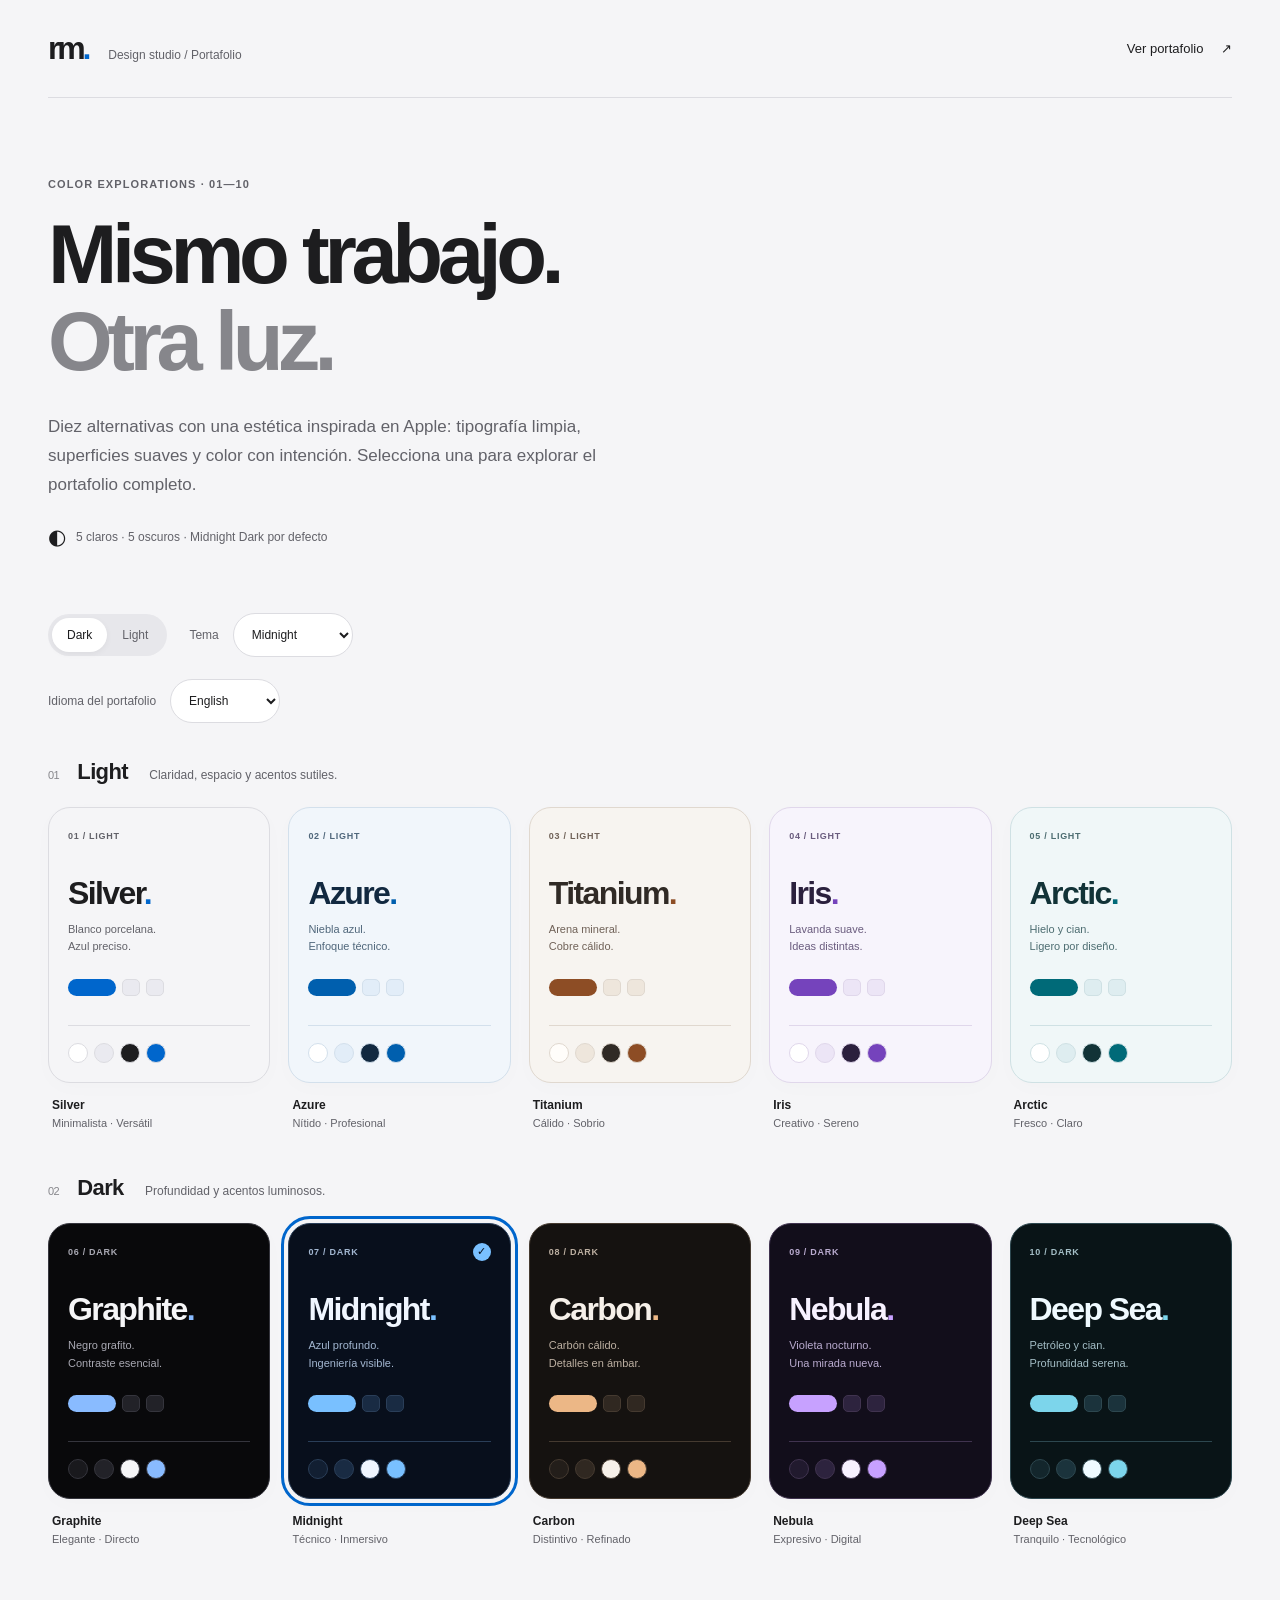
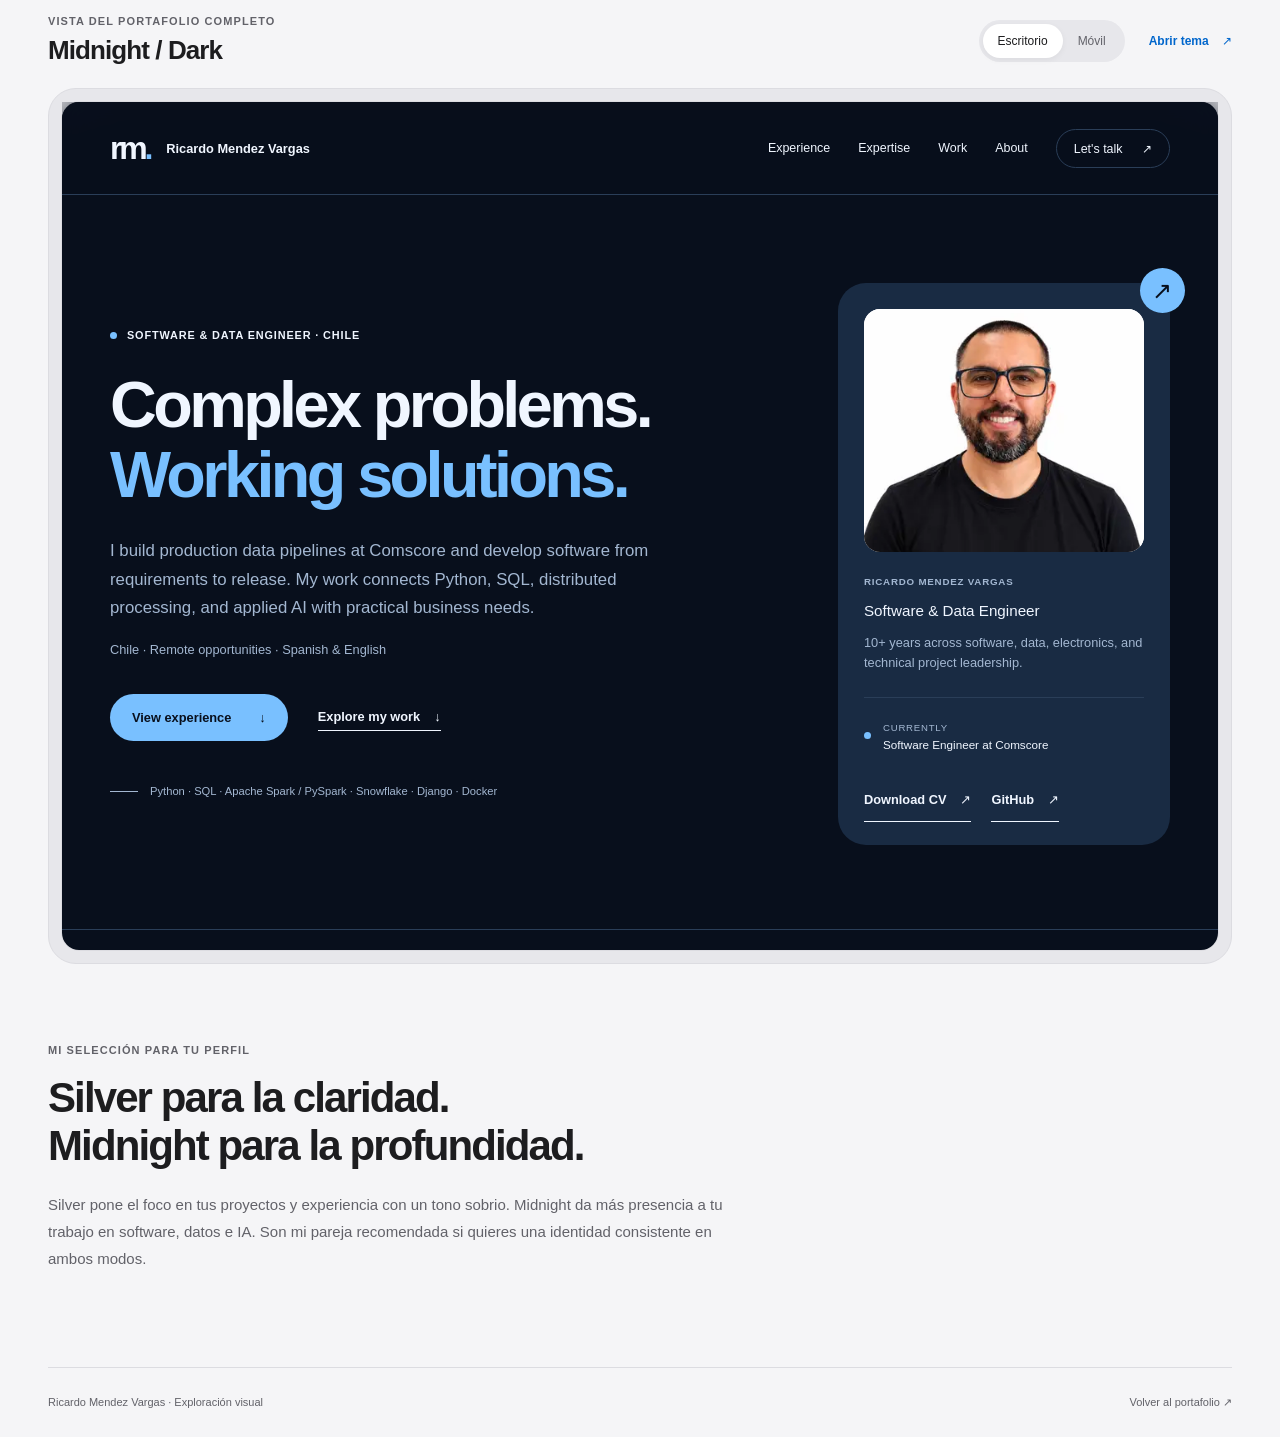
<file: docs/themes.html>
<!doctype html>
<html lang="es">
<head>
  <meta charset="utf-8">
  <meta name="viewport" content="width=device-width, initial-scale=1">
  <meta name="color-scheme" content="light">
  <title>10 temas — Portafolio de Ricardo Mendez Vargas</title>
  <meta name="description" content="Cinco temas claros y cinco oscuros para comparar en el portafolio de Ricardo Mendez Vargas.">
  <link rel="icon" href="./assets/favicon.svg" type="image/svg+xml">
  <link rel="stylesheet" href="./themes.css">
  <link rel="stylesheet" href="./theme-gallery.css">
  <script src="./theme-gallery.js" defer></script>
</head>
<body>
  <header class="gallery-header wrap"><a class="gallery-brand" href="./index.html">rm<span>.</span> <span class="brand-description">Design studio / Portafolio</span></a><a class="original-link" href="./index.html">Ver portafolio <span aria-hidden="true">↗</span></a></header>
  <main class="wrap">
    <section class="gallery-intro" aria-labelledby="gallery-title">
      <p class="overline">Color explorations · 01—10</p>
      <h1 id="gallery-title">Mismo trabajo.<br><span>Otra luz.</span></h1>
      <p>Diez alternativas con una estética inspirada en Apple: tipografía limpia, superficies suaves y color con intención. Selecciona una para explorar el portafolio completo.</p>
      <div class="intro-note"><span aria-hidden="true">◐</span> 5 claros · 5 oscuros · Midnight Dark por defecto</div>
    </section>

    <div class="gallery-appearance"><div class="viewport-controls" role="group" aria-label="Modo de color"><button type="button" data-gallery-mode="dark" aria-pressed="true">Dark</button><button type="button" data-gallery-mode="light" aria-pressed="false">Light</button></div><label for="gallery-theme-select">Tema</label><select id="gallery-theme-select"><option value="azure" selected>Midnight</option><option value="silver">Graphite</option><option value="titanium">Carbon</option><option value="iris">Nebula</option><option value="arctic">Deep Sea</option></select></div>
    <div class="gallery-language"><label for="gallery-language-select">Idioma del portafolio</label><select id="gallery-language-select"><option value="en" selected>English</option><option value="es">Español</option></select></div>
    <form id="theme-picker" aria-label="Elige un tema para el portafolio">
      <fieldset><legend><span>01</span> Light <small>Claridad, espacio y acentos sutiles.</small></legend>
        <div class="theme-grid">
          <label class="theme-option" data-theme="silver-light"><input type="radio" name="theme" value="silver-light"><span class="theme-card"><span class="card-top"><span class="card-index">01 / LIGHT</span><span class="selection-mark" aria-hidden="true">✓</span></span><span class="mini-title">Silver<span>.</span></span><span class="mini-copy">Blanco porcelana.<br>Azul preciso.</span><span class="mini-ui" aria-hidden="true"><span></span><i></i><i></i></span><span class="swatches" aria-hidden="true"><i></i><i></i><i></i><i></i></span></span><span class="theme-caption"><strong>Silver</strong><span>Minimalista · Versátil</span></span></label>
          <label class="theme-option" data-theme="azure-light"><input type="radio" name="theme" value="azure-light"><span class="theme-card"><span class="card-top"><span class="card-index">02 / LIGHT</span><span class="selection-mark" aria-hidden="true">✓</span></span><span class="mini-title">Azure<span>.</span></span><span class="mini-copy">Niebla azul.<br>Enfoque técnico.</span><span class="mini-ui" aria-hidden="true"><span></span><i></i><i></i></span><span class="swatches" aria-hidden="true"><i></i><i></i><i></i><i></i></span></span><span class="theme-caption"><strong>Azure</strong><span>Nítido · Profesional</span></span></label>
          <label class="theme-option" data-theme="titanium-light"><input type="radio" name="theme" value="titanium-light"><span class="theme-card"><span class="card-top"><span class="card-index">03 / LIGHT</span><span class="selection-mark" aria-hidden="true">✓</span></span><span class="mini-title">Titanium<span>.</span></span><span class="mini-copy">Arena mineral.<br>Cobre cálido.</span><span class="mini-ui" aria-hidden="true"><span></span><i></i><i></i></span><span class="swatches" aria-hidden="true"><i></i><i></i><i></i><i></i></span></span><span class="theme-caption"><strong>Titanium</strong><span>Cálido · Sobrio</span></span></label>
          <label class="theme-option" data-theme="iris-light"><input type="radio" name="theme" value="iris-light"><span class="theme-card"><span class="card-top"><span class="card-index">04 / LIGHT</span><span class="selection-mark" aria-hidden="true">✓</span></span><span class="mini-title">Iris<span>.</span></span><span class="mini-copy">Lavanda suave.<br>Ideas distintas.</span><span class="mini-ui" aria-hidden="true"><span></span><i></i><i></i></span><span class="swatches" aria-hidden="true"><i></i><i></i><i></i><i></i></span></span><span class="theme-caption"><strong>Iris</strong><span>Creativo · Sereno</span></span></label>
          <label class="theme-option" data-theme="arctic-light"><input type="radio" name="theme" value="arctic-light"><span class="theme-card"><span class="card-top"><span class="card-index">05 / LIGHT</span><span class="selection-mark" aria-hidden="true">✓</span></span><span class="mini-title">Arctic<span>.</span></span><span class="mini-copy">Hielo y cian.<br>Ligero por diseño.</span><span class="mini-ui" aria-hidden="true"><span></span><i></i><i></i></span><span class="swatches" aria-hidden="true"><i></i><i></i><i></i><i></i></span></span><span class="theme-caption"><strong>Arctic</strong><span>Fresco · Claro</span></span></label>
        </div>
      </fieldset>
      <fieldset><legend><span>02</span> Dark <small>Profundidad y acentos luminosos.</small></legend>
        <div class="theme-grid">
          <label class="theme-option" data-theme="silver-dark"><input type="radio" name="theme" value="silver-dark"><span class="theme-card"><span class="card-top"><span class="card-index">06 / DARK</span><span class="selection-mark" aria-hidden="true">✓</span></span><span class="mini-title">Graphite<span>.</span></span><span class="mini-copy">Negro grafito.<br>Contraste esencial.</span><span class="mini-ui" aria-hidden="true"><span></span><i></i><i></i></span><span class="swatches" aria-hidden="true"><i></i><i></i><i></i><i></i></span></span><span class="theme-caption"><strong>Graphite</strong><span>Elegante · Directo</span></span></label>
          <label class="theme-option" data-theme="azure-dark"><input type="radio" name="theme" value="azure-dark" checked><span class="theme-card"><span class="card-top"><span class="card-index">07 / DARK</span><span class="selection-mark" aria-hidden="true">✓</span></span><span class="mini-title">Midnight<span>.</span></span><span class="mini-copy">Azul profundo.<br>Ingeniería visible.</span><span class="mini-ui" aria-hidden="true"><span></span><i></i><i></i></span><span class="swatches" aria-hidden="true"><i></i><i></i><i></i><i></i></span></span><span class="theme-caption"><strong>Midnight</strong><span>Técnico · Inmersivo</span></span></label>
          <label class="theme-option" data-theme="titanium-dark"><input type="radio" name="theme" value="titanium-dark"><span class="theme-card"><span class="card-top"><span class="card-index">08 / DARK</span><span class="selection-mark" aria-hidden="true">✓</span></span><span class="mini-title">Carbon<span>.</span></span><span class="mini-copy">Carbón cálido.<br>Detalles en ámbar.</span><span class="mini-ui" aria-hidden="true"><span></span><i></i><i></i></span><span class="swatches" aria-hidden="true"><i></i><i></i><i></i><i></i></span></span><span class="theme-caption"><strong>Carbon</strong><span>Distintivo · Refinado</span></span></label>
          <label class="theme-option" data-theme="iris-dark"><input type="radio" name="theme" value="iris-dark"><span class="theme-card"><span class="card-top"><span class="card-index">09 / DARK</span><span class="selection-mark" aria-hidden="true">✓</span></span><span class="mini-title">Nebula<span>.</span></span><span class="mini-copy">Violeta nocturno.<br>Una mirada nueva.</span><span class="mini-ui" aria-hidden="true"><span></span><i></i><i></i></span><span class="swatches" aria-hidden="true"><i></i><i></i><i></i><i></i></span></span><span class="theme-caption"><strong>Nebula</strong><span>Expresivo · Digital</span></span></label>
          <label class="theme-option" data-theme="arctic-dark"><input type="radio" name="theme" value="arctic-dark"><span class="theme-card"><span class="card-top"><span class="card-index">10 / DARK</span><span class="selection-mark" aria-hidden="true">✓</span></span><span class="mini-title">Deep Sea<span>.</span></span><span class="mini-copy">Petróleo y cian.<br>Profundidad serena.</span><span class="mini-ui" aria-hidden="true"><span></span><i></i><i></i></span><span class="swatches" aria-hidden="true"><i></i><i></i><i></i><i></i></span></span><span class="theme-caption"><strong>Deep Sea</strong><span>Tranquilo · Tecnológico</span></span></label>
        </div>
      </fieldset>
    </form>

    <section class="preview-section" aria-labelledby="preview-title">
      <div class="preview-toolbar"><div><p class="overline">Vista del portafolio completo</p><h2 id="preview-title" aria-live="polite">Midnight / Dark</h2></div><div class="preview-actions"><div class="viewport-controls" role="group" aria-label="Ancho de la vista previa"><button type="button" data-width="desktop" aria-pressed="true">Escritorio</button><button type="button" data-width="mobile" aria-pressed="false">Móvil</button></div><a id="open-theme" href="./index.html?theme=azure-dark" target="_blank" rel="noopener noreferrer">Abrir tema <span aria-hidden="true">↗</span></a></div></div>
      <div class="preview-stage"><iframe id="portfolio-preview" src="./index.html?theme=azure-dark" title="Portafolio con tema Midnight oscuro" width="1440" height="850"></iframe></div>
      <noscript><p class="no-script">Activa JavaScript para cambiar la vista previa. También puedes abrir cualquier tema con <code>index.html?theme=silver-light</code>.</p></noscript>
    </section>
    <section class="recommendation" aria-labelledby="recommendation-title"><p class="overline">Mi selección para tu perfil</p><h2 id="recommendation-title">Silver para la claridad.<br>Midnight para la profundidad.</h2><p>Silver pone el foco en tus proyectos y experiencia con un tono sobrio. Midnight da más presencia a tu trabajo en software, datos e IA. Son mi pareja recomendada si quieres una identidad consistente en ambos modos.</p></section>
  </main>
  <footer class="gallery-footer wrap"><span>Ricardo Mendez Vargas · Exploración visual</span><a href="./index.html">Volver al portafolio <span aria-hidden="true">↗</span></a></footer>
</body>
</html>
</file>
<file: docs/styles.css>
@charset "UTF-8";

:root {
  --paper: #f7f8f3;
  --white: #ffffff;
  --ink: #172f2b;
  --muted: #53645e;
  --green: #142e2a;
  --lime: #d8f599;
  --line: #d8dfd4;
  --serif: Georgia, "Times New Roman", serif;
  font-family: "Segoe UI", Arial, sans-serif;
  color: var(--ink);
  background: var(--paper);
  font-synthesis: none;
  text-rendering: optimizeLegibility;
  -webkit-font-smoothing: antialiased;
}

* { box-sizing: border-box; }
html { scroll-behavior: smooth; scroll-padding-top: 96px; }
body { margin: 0; }
img { display: block; max-width: 100%; height: auto; }
a { color: inherit; text-decoration: none; }
button, summary, a { -webkit-tap-highlight-color: transparent; }
a:focus-visible, summary:focus-visible { outline: 3px solid #367450; outline-offset: 6px; }
h1, h2, h3, p { margin: 0; }
p { line-height: 1.7; }
h1, h2 { font-weight: 500; letter-spacing: -.055em; line-height: 1.08; }
h2 { font-size: clamp(2.4rem, 4.2vw, 3.7rem); }
h3 { font-size: 1.15rem; font-weight: 600; letter-spacing: -.02em; }
.shell { width: min(1180px, calc(100% - 96px)); margin-inline: auto; }
.section { padding-block: 112px; }
.serif { font-family: var(--serif); font-style: italic; font-weight: 400; letter-spacing: -.055em; }
.eyebrow { font-family: Consolas, "Courier New", monospace; font-size: .68rem; font-weight: 500; letter-spacing: .11em; line-height: 1.5; text-transform: uppercase; }
.section-index { color: var(--muted); margin-bottom: 20px; }
.skip-link { position: fixed; z-index: 20; top: 12px; left: 12px; padding: 14px 20px; background: var(--lime); transform: translateY(-180%); }
.skip-link:focus { transform: translateY(0); }
.site-header { background: var(--paper); border-bottom: 1px solid var(--line); }
.header-inner { min-height: 92px; display: flex; align-items: center; justify-content: space-between; gap: 32px; }
.brand { display: inline-flex; align-items: center; gap: 16px; flex-shrink: 0; }
.monogram { font-size: 2rem; font-weight: 750; letter-spacing: -.1em; }
.monogram span { color: #4d8052; }
.brand-name { font-size: .8rem; font-weight: 600; }
nav { display: flex; align-items: center; gap: 28px; font-size: .78rem; }
nav a { padding-block: 12px; }
nav a:hover { color: #41724b; }
.nav-contact { border: 1px solid var(--line); padding: 11px 17px; border-radius: 4px; }
.nav-contact span { margin-left: 16px; }
.hero { display: grid; grid-template-columns: minmax(0, 1.6fr) minmax(280px, .8fr); gap: 64px; align-items: center; padding-block: 88px 84px; }
.hero-copy { grid-column: 1; grid-row: 1; }
.hero > .profile-card { grid-column: 2; grid-row: 1; }
.hero .eyebrow { display: flex; gap: 10px; align-items: center; }
.status-dot { width: 7px; height: 7px; background: #508353; border-radius: 50%; flex-shrink: 0; display: inline-block; }
h1 { font-size: clamp(3.4rem, 5.6vw, 5rem); margin-block: 27px; }
.hero-description { font-size: 1.05rem; max-width: 540px; color: var(--muted); }
.hero-availability { margin-top: 16px; color: var(--muted); font-size: .8rem; }
.hero-actions { display: flex; flex-wrap: wrap; align-items: center; gap: 30px; margin-top: 33px; }
.button { display: inline-flex; align-items: center; justify-content: space-between; gap: 28px; padding: 16px 22px; border-radius: 4px; font-size: .8rem; font-weight: 600; transition: background .2s, transform .2s; }
.button-dark { background: var(--green); color: var(--white); }
.button-dark:hover { background: #284c3f; transform: translateY(-2px); }
.text-link { font-size: .8rem; font-weight: 600; border-bottom: 1px solid var(--ink); padding-block: 6px; display: inline-flex; gap: 14px; align-items: center; }
.text-link:hover { color: #41724b; }
.hero-footnote { display: flex; align-items: center; gap: 12px; margin-top: 42px; color: var(--muted); font-size: .7rem; line-height: 1.6; }
.small-rule { width: 28px; height: 1px; background: var(--muted); flex-shrink: 0; }
.profile-card { position: relative; background: #e9ede2; padding: 26px 26px 0; border-radius: 5px; max-width: 352px; justify-self: end; width: 100%; }
.portrait-frame { background: #fff; width: 100%; border-radius: 3px; overflow: hidden; }
.portrait-frame img { width: 100%; aspect-ratio: 1.15; object-fit: cover; object-position: center 25%; }
.profile-card-body { padding-block: 23px; }
.profile-links { display: flex; flex-wrap: wrap; gap: 12px 20px; padding-bottom: 23px; }
.profile-links .text-link { min-height: 44px; }
.profile-card-body .eyebrow { color: #48614e; font-size: .61rem; }
.profile-statement { margin-top: 10px; font-size: .95rem; line-height: 1.5; font-weight: 500; }
.profile-summary { margin-top: 10px; color: var(--muted); font-size: .8rem; line-height: 1.6; }
.profile-current { border-top: 1px solid #cbd4c2; margin-top: 23px; padding-top: 19px; display: flex; align-items: center; gap: 12px; }
.micro-label { font-size: .6rem; color: var(--muted); text-transform: uppercase; letter-spacing: .08em; }
.profile-current p { font-size: .73rem; }
.card-corner { position: absolute; right: -15px; top: -15px; width: 45px; height: 45px; background: var(--green); color: var(--lime); font-size: 1.5rem; display: grid; place-items: center; border-radius: 50%; }
.capability-strip { border-block: 1px solid var(--line); }
.strip-inner { display: flex; align-items: center; justify-content: space-between; gap: 18px; min-height: 70px; font-family: Consolas, "Courier New", monospace; font-size: .66rem; text-transform: uppercase; letter-spacing: .04em; }
.strip-plus { font-size: 1rem; color: #64805b; }
.section-heading { display: flex; align-items: end; justify-content: space-between; gap: 30px; margin-bottom: 42px; }
.section-heading > p { color: var(--muted); font-size: .84rem; padding-bottom: 6px; }
.project { display: grid; grid-template-columns: 1.12fr 1fr; background: var(--white); border: 1px solid var(--line); border-radius: 6px; overflow: hidden; margin-bottom: 28px; }
.project:last-child { margin-bottom: 0; }
.project-visual { position: relative; background: #10221f; min-height: 440px; display: flex; align-items: center; padding: 0; overflow: hidden; }
.project-visual img { width: 100%; height: 100%; object-fit: cover; }
.image-label { position: absolute; top: 21px; left: 22px; z-index: 1; background: var(--paper); color: var(--ink); padding: 7px 10px; border-radius: 2px; font-family: Consolas, "Courier New", monospace; font-size: .58rem; text-transform: uppercase; letter-spacing: .05em; }
.project-copy { padding: 42px; align-self: center; }
.project-number { color: var(--muted); font-size: .62rem; text-transform: uppercase; letter-spacing: .07em; font-family: Consolas, "Courier New", monospace; }
.project-number span { margin-inline: 8px; color: #7b8b80; }
.project h3 { font-size: 2.8rem; letter-spacing: -.065em; line-height: 1.2; margin-top: 18px; }
.project-period { color: #6b8d4c; }
.project-intro { font-size: 1.16rem; line-height: 1.4; margin-block: 12px 16px; letter-spacing: -.02em; }
.project-copy > p:not(.project-intro, .project-number) { font-size: .9rem; color: var(--muted); }
.tags { display: flex; flex-wrap: wrap; gap: 7px; list-style: none; margin: 23px 0; padding: 0; }
.tags li { font-size: .7rem; padding: 6px 9px; border-radius: 3px; background: #eef1e9; color: #415b4d; line-height: 1.3; }
.case-details { border-top: 1px solid var(--line); border-bottom: 1px solid var(--line); margin-block: 24px; }
summary { cursor: pointer; list-style: none; }
summary::-webkit-details-marker { display: none; }
.case-details summary { display: flex; justify-content: space-between; align-items: center; padding-block: 14px; gap: 14px; font-size: .74rem; font-weight: 600; }
summary > span { transition: transform .2s; font-size: 1rem; font-weight: 400; }
details[open] > summary > span { transform: rotate(45deg); }
.case-details > div { padding-bottom: 17px; }
.case-details p { font-size: .87rem; color: var(--muted); margin-bottom: 10px; }
.project-link { display: inline-flex; align-items: center; gap: 26px; font-size: .78rem; font-weight: 600; }
.project-link:hover { color: #41724b; }
.publication-note { margin-top: 16px; padding-left: 12px; border-left: 2px solid #8fa878; }
.reverse-work { margin-top: 42px; padding: 36px 40px; border: 1px solid var(--line); border-radius: 6px; background: #ecefe6; }
.reverse-work > h3 { font-size: 1.55rem; font-weight: 500; }
.reverse-cases { display: grid; grid-template-columns: 1fr 1fr; gap: 36px; margin-top: 25px; }
.reverse-cases h4 { font-size: .9rem; font-weight: 600; margin: 0 0 12px; }
.reverse-cases p { font-size: .87rem; color: var(--muted); }
.project-downloads { display: flex; flex-wrap: wrap; gap: 18px 26px; }
.project-downloads .project-link { gap: 12px; }
.project-kiboard .project-visual { background: #101318; padding: 32px 16px; }
.project-kiboard .project-visual img { height: auto; object-fit: contain; }
.project-website .project-visual { background: #e6ecdf; padding: 70px 30px; }
.website-brand { width: 100%; display: flex; flex-direction: column; align-items: center; text-align: center; gap: 28px; }
.website-brand img { width: min(100%, 320px); height: auto; object-fit: contain; }
.website-brand > p { font-family: var(--serif); font-size: clamp(1.4rem, 2.4vw, 2rem); line-height: 1.3; font-style: italic; }
.website-domain { font-family: Consolas, "Courier New", monospace; font-size: .7rem; padding: 10px 16px; border: 1px solid #b8c8ad; border-radius: 4px; }
.project-agro .project-visual { grid-column: 2; grid-row: 1; background: #e6ecdf; padding: 56px 25px; }
.project-agro .project-visual img { height: auto; border-radius: 4px; box-shadow: 0 15px 45px #1d3e2614; object-fit: contain; }
.project-agro .project-copy { grid-column: 1; grid-row: 1; }
.production { background: var(--green); color: var(--paper); }
.production-inner { padding-block: 88px; display: grid; grid-template-columns: 1fr 1fr; gap: 95px; }
.production-heading .eyebrow { color: var(--lime); margin-bottom: 24px; }
.production h2 { font-size: clamp(2.5rem, 4vw, 3.6rem); }
.production-heading > p:not(.eyebrow) { color: #c5d2c8; margin-block: 24px; max-width: 440px; font-size: .86rem; }
.light-link { display: inline-flex; gap: 24px; color: var(--lime); font-size: .76rem; border-bottom: 1px solid #758a69; padding-block: 9px; }
.production a:focus-visible { outline-color: var(--lime); }
.production-areas > div { display: flex; gap: 24px; padding-block: 23px; border-top: 1px solid #476053; }
.production-areas > div:last-child { border-bottom: 1px solid #476053; }
.area-index { font-family: Consolas, "Courier New", monospace; color: var(--lime); font-size: .63rem; padding-top: 4px; }
.production-areas h3 { font-size: 1.05rem; margin-bottom: 9px; }
.production-areas p { color: #c5d2c8; font-size: .88rem; }
.expertise-list { border-top: 1px solid var(--line); }
.expertise-row { display: grid; grid-template-columns: 60px .9fr 1.2fr; gap: 30px; padding-block: 32px; border-bottom: 1px solid var(--line); }
.expertise-icon { font-size: 2rem; line-height: 1; color: #5b7853; padding-top: 3px; }
.expertise-row h3 { font-size: 1.45rem; line-height: 1.3; font-weight: 500; }
.expertise-row p { color: var(--muted); font-size: .85rem; max-width: 510px; }
.expertise-row .tool-list { margin-top: 12px; font-family: Consolas, "Courier New", monospace; font-size: .75rem; line-height: 1.9; color: #526c50; }
.experience-section { background: #ecefe6; padding-block: 100px; }
.experience-layout { display: grid; grid-template-columns: .8fr 1.2fr; gap: 96px; }
.experience-heading > p:not(.eyebrow) { color: var(--muted); font-size: .86rem; margin-block: 24px; max-width: 300px; }
.timeline { border-left: 1px solid #c7d1c2; padding-left: 35px; }
.timeline-item { position: relative; padding-bottom: 35px; margin-bottom: 30px; border-bottom: 1px solid #cfd8c9; }
.timeline-item::before { content: ""; position: absolute; left: -40px; top: 4px; width: 9px; height: 9px; background: #5b7b54; border: 2px solid #ecefe6; border-radius: 50%; }
.timeline-date { font-family: Consolas, "Courier New", monospace; font-size: .62rem; color: #586b59; margin-bottom: 10px; }
.current-label { font-family: "Segoe UI", Arial, sans-serif; background: #dae7c5; padding: 3px 7px; border-radius: 3px; font-size: .52rem; margin-left: 9px; }
.timeline h3 { font-size: 1.15rem; font-weight: 600; }
.timeline-company { font-size: .8rem; margin-top: 4px; margin-bottom: 11px; }
.timeline-company span { color: var(--muted); }
.timeline-item > p:last-child, .earlier-experience article > p:last-child { font-size: .9rem; color: var(--muted); }
.experience-highlights { margin: 0; padding-left: 20px; color: var(--muted); font-size: .9rem; line-height: 1.7; }
.experience-highlights li + li { margin-top: 10px; }
.earlier-experience summary { display: flex; justify-content: space-between; font-size: .8rem; font-weight: 600; padding-block: 2px 10px; }
.earlier-experience article { padding-top: 24px; }
.about-section { display: grid; grid-template-columns: 1.3fr .8fr; gap: 48px 100px; }
.about-section h2 { font-size: clamp(2.4rem, 3.5vw, 3.2rem); }
.about-section .about-intro { margin-block: 27px 18px; font-size: .98rem; color: var(--ink); }
.about-section > div > p:last-child { color: var(--muted); font-size: .83rem; max-width: 550px; }
.education { align-self: center; border-left: 1px solid var(--line); padding-left: 36px; }
.education > .eyebrow { color: var(--muted); margin-bottom: 26px; }
.education > div { margin-bottom: 22px; }
.education span { color: #687661; font-family: Consolas, "Courier New", monospace; font-size: .58rem; }
.education h3 { font-size: 1rem; margin-block: 8px 4px; }
.education p { font-size: .75rem; color: var(--muted); }
.development-grid { grid-column: 1 / -1; display: grid; grid-template-columns: 1.3fr .8fr; gap: 64px; border-top: 1px solid var(--line); padding-top: 32px; }
.development-grid .eyebrow { color: var(--muted); margin-bottom: 24px; }
.training-list { list-style: none; padding: 0; margin: 0; }
.training-list li + li { margin-top: 21px; }
.training-list h4 { font-size: .87rem; font-weight: 500; line-height: 1.5; margin: 0 0 5px; }
.training-list p { color: var(--muted); font-size: .74rem; }
.further-education .training-list h4 { font-size: .82rem; color: var(--muted); }
.contact-section { background: var(--lime); padding-block: 76px; }
.contact-inner { display: grid; grid-template-columns: 1fr 1fr; gap: 100px; align-items: center; }
.contact-inner h2 { font-size: clamp(3.8rem, 6vw, 5.5rem); margin-block: 22px; position: relative; }
.contact-arrow { position: absolute; margin-left: 25px; font-family: "Segoe UI", Arial, sans-serif; font-size: .8em; }
.contact-inner > div > p:last-child { font-size: .85rem; max-width: 365px; }
.email-link { display: flex; justify-content: space-between; align-items: center; gap: 16px; border-bottom: 1px solid #66824d; padding-bottom: 19px; font-size: clamp(.95rem, 1.65vw, 1.35rem); letter-spacing: -.03em; }
.email-link:hover { color: #3d5c28; }
.contact-actions > p { font-size: .68rem; margin-block: 24px 13px; color: #466038; }
.social-links { display: flex; gap: 25px; font-size: .73rem; font-weight: 500; flex-wrap: wrap; }
.social-links a { display: flex; gap: 12px; align-items: center; padding-block: 5px; }
.social-links a:hover { text-decoration: underline; text-underline-offset: 4px; }
.site-footer { display: flex; justify-content: space-between; align-items: center; gap: 24px; padding-block: 27px; font-size: .61rem; color: var(--muted); }
.site-footer a { color: var(--ink); padding-block: 8px; }
.site-footer a span { margin-left: 12px; }

@media (min-width: 1600px) { .hero { padding-block: 110px; } }
@media (max-width: 1050px) {
  .shell { width: calc(100% - 64px); }
  .brand-name { display: none; }
  .hero { gap: 42px; grid-template-columns: minmax(0, 1.3fr) minmax(230px, .8fr); }
  h1 { font-size: 3.6rem; }
  .hero-description { font-size: .93rem; }
  .profile-card { padding: 19px 19px 0; }
  .project-copy { padding: 30px; }
  .project-visual { min-height: 480px; }
  .production-inner, .experience-layout, .about-section, .contact-inner { gap: 50px; }
  .strip-inner { font-size: .57rem; }
}
@media (max-width: 720px) {
  html { scroll-padding-top: 24px; }
  .shell { width: calc(100% - 40px); }
  .section { padding-block: 72px; }
  .header-inner { min-height: 78px; gap: 20px; }
  .monogram { font-size: 1.8rem; }
  nav { gap: 12px; font-size: .75rem; flex-wrap: wrap; justify-content: flex-end; }
  nav a { display: inline-flex; align-items: center; min-height: 44px; padding-block: 7px; }
  nav a[href="#expertise"], nav a[href="#about"] { display: none; }
  .nav-contact { padding: 8px 10px; }
  .nav-contact span { margin-left: 6px; }
  .hero { display: flex; flex-direction: column; gap: 32px; padding-block: 28px 48px; align-items: stretch; }
  .hero .eyebrow { font-size: .6rem; }
  h1 { font-size: clamp(2.8rem, 9.8vw, 4.3rem); margin-block: 24px; }
  .hero-description { max-width: 480px; font-size: .94rem; }
  .hero-actions { gap: 23px; }
  .hero-actions .text-link { min-height: 44px; }
  .hero-footnote { margin-top: 29px; font-size: .62rem; }
  .profile-card { max-width: none; display: grid; grid-template-columns: 88px minmax(0, 1fr); padding: 18px; gap: 16px; }
  .portrait-frame { align-self: start; }
  .portrait-frame img { aspect-ratio: 1; }
  .profile-card-body { padding: 0; }
  .profile-links { grid-column: 1 / -1; padding-bottom: 0; gap: 12px 20px; }
  .profile-card-body .eyebrow { font-size: .67rem; letter-spacing: .03em; }
  .profile-statement { font-size: .9rem; }
  .profile-summary { font-size: .78rem; }
  .profile-current { margin-top: 14px; padding-top: 12px; gap: 8px; }
  .profile-current p { font-size: .75rem; }
  .micro-label { font-size: .5rem; }
  .card-corner { width: 33px; height: 33px; right: -8px; top: -12px; font-size: 1.1rem; }
  .strip-inner { display: grid; grid-template-columns: 1fr 1fr; padding-block: 18px; gap: 15px 20px; font-size: .55rem; }
  .strip-plus { display: none; }
  .section-heading { display: block; margin-bottom: 30px; }
  .section-heading > p { margin-top: 20px; font-size: .8rem; }
  .project { display: flex; flex-direction: column; }
  .project-visual { min-height: 0; aspect-ratio: 1.33; }
  .project-copy { padding: 30px 25px; }
  .project h3 { font-size: 2.5rem; }
  .project-agro .project-visual { padding: 32px 18px; }
  .project-website .project-visual { aspect-ratio: auto; padding: 65px 25px; }
  .reverse-work { padding: 28px 25px; }
  .reverse-cases { grid-template-columns: 1fr; gap: 26px; }
  .production-inner { grid-template-columns: 1fr; gap: 35px; padding-block: 65px; }
  .production-areas > div { gap: 19px; }
  .expertise-row { grid-template-columns: 35px 1fr; gap: 20px; padding-block: 27px; }
  .expertise-row > div { grid-column: 2; }
  .expertise-row h3 br { display: none; }
  .expertise-row h3 { font-size: 1.2rem; }
  .expertise-icon { font-size: 1.6rem; }
  .experience-section { padding-block: 65px; }
  .experience-layout { grid-template-columns: 1fr; gap: 45px; }
  .timeline { margin-left: 4px; padding-left: 25px; }
  .timeline-item::before { left: -30px; }
  .timeline-item { padding-bottom: 25px; margin-bottom: 25px; }
  .about-section { grid-template-columns: 1fr; gap: 40px; }
  .education { padding-left: 25px; }
  .development-grid { grid-template-columns: 1fr; gap: 34px; }
  .contact-section { padding-block: 60px; }
  .contact-inner { grid-template-columns: 1fr; gap: 35px; }
  .contact-inner h2 { font-size: clamp(2.8rem, 14vw, 4.4rem); }
  .contact-arrow { margin-left: 12px; font-size: .65em; }
  .email-link { font-size: clamp(.95rem, 4.7vw, 1.4rem); }
  .site-footer { flex-wrap: wrap; gap: 7px 20px; padding-block: 24px; }
  .site-footer > p:nth-child(2) { display: none; }
}
@media (max-width: 360px) {
  .profile-card { grid-template-columns: 72px minmax(0, 1fr); gap: 14px; }
  .profile-links { gap: 12px; }
  .profile-links .text-link { font-size: .72rem; gap: 8px; }
}
@media (prefers-reduced-motion: reduce) {
  html { scroll-behavior: auto; }
  *, *::before, *::after { transition: none !important; }
}
</file>
<file: docs/themes.css>
/* Five palettes in light and dark. The default is Midnight (azure-dark). */
[data-theme="silver-light"] {
  --paper: #f5f5f7; --white: #ffffff; --ink: #1d1d1f; --muted: #626269;
  --line: #dcdce1; --soft: #eaeaf0; --accent: #0066cc; --accent-soft: #e1edff;
  --stage: #151518; --stage-ink: #f5f5f7; --stage-muted: #b9b9c2; --stage-line: #45454b; --stage-accent: #9cc8ff;
  --contact: #e8edf5; --header: #f5f5f7e8; --shadow: #00000009; color-scheme: light;
}
[data-theme="azure-light"] {
  --paper: #f1f6fb; --white: #ffffff; --ink: #122940; --muted: #50677b;
  --line: #d3e0ec; --soft: #e2edf8; --accent: #005fae; --accent-soft: #d8eaff;
  --stage: #102a43; --stage-ink: #f3f8ff; --stage-muted: #b9d0e5; --stage-line: #3e5c77; --stage-accent: #92ceff;
  --contact: #dfedfc; --header: #f1f6fbe8; --shadow: #153b5d0a; color-scheme: light;
}
[data-theme="titanium-light"] {
  --paper: #f7f4f0; --white: #fffdfa; --ink: #302a25; --muted: #706258;
  --line: #e0d8cf; --soft: #eee6dc; --accent: #8d4d25; --accent-soft: #f7e5d5;
  --stage: #302923; --stage-ink: #faf5ee; --stage-muted: #d1c4b6; --stage-line: #655548; --stage-accent: #efbc8c;
  --contact: #eee0d1; --header: #f7f4f0e8; --shadow: #4b35200a; color-scheme: light;
}
[data-theme="iris-light"] {
  --paper: #f7f4fc; --white: #ffffff; --ink: #2b203d; --muted: #6a5c7e;
  --line: #e0d7eb; --soft: #ece5f6; --accent: #7543bc; --accent-soft: #eee2ff;
  --stage: #281c3c; --stage-ink: #faf5ff; --stage-muted: #cbbbdd; --stage-line: #5d4877; --stage-accent: #d5b3ff;
  --contact: #eae0f7; --header: #f7f4fce8; --shadow: #4421650a; color-scheme: light;
}
[data-theme="arctic-light"] {
  --paper: #f0f7f8; --white: #ffffff; --ink: #123337; --muted: #4d6d71;
  --line: #cfe1e4; --soft: #deedf0; --accent: #006a78; --accent-soft: #d3f0f5;
  --stage: #102f36; --stage-ink: #effbff; --stage-muted: #b4d4dc; --stage-line: #3a606a; --stage-accent: #85dbe9;
  --contact: #dceff2; --header: #f0f7f8e8; --shadow: #12424b0a; color-scheme: light;
}
[data-theme="silver-dark"] {
  --paper: #09090b; --white: #19191d; --ink: #f5f5f7; --muted: #a9a9b3;
  --line: #35353d; --soft: #222228; --accent: #89bbff; --accent-soft: #20344f;
  --stage: #131317; --stage-ink: #f5f5f7; --stage-muted: #b8b8c4; --stage-line: #3c3c47; --stage-accent: #89bbff;
  --contact: #171f2b; --header: #09090be8; --shadow: #00000030; color-scheme: dark;
}
[data-theme="azure-dark"] {
  --paper: #080f1c; --white: #121f32; --ink: #f0f6ff; --muted: #a3b7d1;
  --line: #2a3e58; --soft: #192b43; --accent: #79c0ff; --accent-soft: #193b5c;
  --stage: #0c1729; --stage-ink: #f0f6ff; --stage-muted: #b2c6e2; --stage-line: #304866; --stage-accent: #79c0ff;
  --contact: #142c46; --header: #080f1ce8; --shadow: #00000030; color-scheme: dark;
}
[data-theme="titanium-dark"] {
  --paper: #151210; --white: #231e1a; --ink: #f6f0e9; --muted: #bdb0a2;
  --line: #453a30; --soft: #302821; --accent: #ecb786; --accent-soft: #4a3322;
  --stage: #1c1713; --stage-ink: #f6f0e9; --stage-muted: #d0bda9; --stage-line: #544333; --stage-accent: #ecb786;
  --contact: #35271d; --header: #151210e8; --shadow: #00000030; color-scheme: dark;
}
[data-theme="iris-dark"] {
  --paper: #120e1b; --white: #211a2e; --ink: #f7f1ff; --muted: #b9abcf;
  --line: #40334f; --soft: #2d233e; --accent: #c7a1ff; --accent-soft: #422d60;
  --stage: #1a1327; --stage-ink: #f7f1ff; --stage-muted: #cabbde; --stage-line: #4f3c69; --stage-accent: #c7a1ff;
  --contact: #302040; --header: #120e1be8; --shadow: #00000030; color-scheme: dark;
}
[data-theme="arctic-dark"] {
  --paper: #091417; --white: #13262c; --ink: #effaff; --muted: #a4bec6;
  --line: #2d474f; --soft: #1b333c; --accent: #7cd5eb; --accent-soft: #1b414e;
  --stage: #0d1e25; --stage-ink: #effaff; --stage-muted: #b3ced8; --stage-line: #355760; --stage-accent: #7cd5eb;
  --contact: #173540; --header: #091417e8; --shadow: #00000030; color-scheme: dark;
}

html[data-theme] {
  --serif: -apple-system, BlinkMacSystemFont, "Segoe UI", sans-serif;
  font-family: -apple-system, BlinkMacSystemFont, "Segoe UI", Arial, sans-serif;
}
html[data-theme] .serif { font-style: normal; font-weight: 600; color: var(--accent); }
html[data-theme] h1, html[data-theme] h2 { font-weight: 600; letter-spacing: -.055em; }
html[data-theme] .eyebrow { font-family: inherit; font-weight: 600; letter-spacing: .08em; }
html[data-theme] a:focus-visible, html[data-theme] summary:focus-visible { outline-color: var(--accent); }
html[data-theme] .site-header { background: var(--header); backdrop-filter: blur(20px); -webkit-backdrop-filter: blur(20px); }
html[data-theme] .monogram span, html[data-theme] .strip-plus, html[data-theme] .project-period,
html[data-theme] .expertise-icon, html[data-theme] .expertise-row .tool-list { color: var(--accent); }
html[data-theme] a:hover { color: var(--accent); }
html[data-theme] .nav-contact, html[data-theme] .button { border-radius: 999px; }
html[data-theme] .button-dark { background: var(--accent); color: var(--paper); }
html[data-theme] .button-dark:hover { color: var(--paper); filter: brightness(1.1); }
html[data-theme] .status-dot { background: var(--accent); }
html[data-theme] .profile-card { background: var(--soft); border-radius: 28px; }
html[data-theme] .portrait-frame { border-radius: 16px; }
html[data-theme] .profile-card-body .eyebrow, html[data-theme] .timeline-date,
html[data-theme] .education span { color: var(--muted); }
html[data-theme] .profile-current { border-color: var(--line); }
html[data-theme] .card-corner { background: var(--accent); color: var(--paper); }
html[data-theme] .project { border-radius: 28px; box-shadow: 0 12px 48px var(--shadow); }
html[data-theme] .image-label { border-radius: 999px; background: var(--white); }
html[data-theme] .project-number span { color: var(--muted); }
html[data-theme] .tags li, html[data-theme] .current-label { color: var(--accent); background: var(--accent-soft); border-radius: 999px; }
html[data-theme] .publication-note { border-color: var(--accent); }
html[data-theme] .reverse-work { background: var(--soft); border-radius: 28px; }
/* Keep the green AgroERP logo legible on its original light presentation surface. */
html[data-theme] .project-website .project-visual, html[data-theme] .project-agro .project-visual { background: #eef1eb; color: #243428; }
html[data-theme] .website-brand > p { font-style: normal; font-weight: 500; }
html[data-theme] .website-domain { border-color: #bccbb8; border-radius: 999px; }
html[data-theme] .production { background: var(--stage); color: var(--stage-ink); }
html[data-theme] .production .serif, html[data-theme] .production-heading .eyebrow,
html[data-theme] .light-link, html[data-theme] .area-index { color: var(--stage-accent); }
html[data-theme] .production-heading > p:not(.eyebrow), html[data-theme] .production-areas p { color: var(--stage-muted); }
html[data-theme] .production-areas > div, html[data-theme] .light-link { border-color: var(--stage-line); }
html[data-theme] .production a:focus-visible { outline-color: var(--stage-accent); }
html[data-theme] .experience-section { background: var(--soft); }
html[data-theme] .timeline, html[data-theme] .timeline-item { border-color: var(--line); }
html[data-theme] .timeline-item::before { background: var(--accent); border-color: var(--soft); }
html[data-theme] .contact-section { background: var(--contact); }
html[data-theme] .email-link { border-color: var(--line); }
html[data-theme] .contact-actions > p { color: var(--muted); }
html[data-theme] .skip-link { background: var(--accent); color: var(--paper); border-radius: 12px; }
@media (max-width: 720px) {
  html[data-theme] .profile-card, html[data-theme] .project, html[data-theme] .reverse-work { border-radius: 22px; }
}

.visually-hidden { position: absolute; width: 1px; height: 1px; padding: 0; margin: -1px; overflow: hidden; clip-path: inset(50%); white-space: nowrap; border: 0; }
.appearance-bar { display: flex; flex-wrap: wrap; align-items: center; justify-content: flex-end; gap: 12px; padding-block: 0 18px; font-size: .75rem; }
.language-controls { display: flex; align-items: center; gap: 12px; margin-left: 10px; }
.theme-controls { display: flex; align-items: center; gap: 12px; }
.theme-controls label { color: var(--muted); }
.language-controls label { color: var(--muted); }
.language-fallback { text-align: right; padding-bottom: 18px; font-size: .8rem; }
html[lang="es"] .hero .eyebrow { letter-spacing: .05em; }
.appearance-bar[hidden] { display: none; }
.appearance-bar > label { margin-left: 8px; color: var(--muted); }
.mode-switch { display: flex; gap: 3px; background: var(--soft); border: 1px solid var(--line); border-radius: 999px; margin: 0; padding: 3px; }
.mode-switch button { font: inherit; font-size: .73rem; border: 0; border-radius: 999px; padding: 9px 17px; cursor: pointer; background: transparent; color: var(--muted); min-height: 36px; }
.mode-switch button[aria-pressed="true"] { background: var(--accent); color: var(--paper); }
.appearance-bar select { font: inherit; background: var(--white); color: var(--ink); border: 1px solid var(--line); border-radius: 999px; padding: 10px 32px 10px 14px; max-width: 160px; cursor: pointer; min-height: 44px; }
.appearance-bar button:focus-visible, .appearance-bar select:focus-visible { outline: 3px solid var(--accent); outline-offset: 3px; }
html[data-theme] .project .screenshot-visual { display: grid; align-content: center; background: var(--soft); color: var(--ink); padding: 72px 28px 32px; min-height: 0; aspect-ratio: auto; }
.screenshot-pair { display: grid; grid-template-columns: minmax(0, 1fr) minmax(0, 1fr); align-items: start; gap: 18px; width: 100%; max-width: 480px; margin-inline: auto; }
.screenshot-pair figure, .wide-screenshot { margin: 0; min-width: 0; }
.screenshot-pair a, .wide-screenshot a, .detail-screenshot a { display: block; }
.project .screenshot-pair img { width: 100%; height: auto; object-fit: contain; border-radius: 16px; border: 1px solid var(--line); box-shadow: 0 12px 30px #00000025; }
.screenshot-visual figcaption, .detail-screenshot figcaption { font-size: .67rem; color: var(--muted); text-align: center; margin-top: 13px; line-height: 1.5; }
.project .wide-screenshot img { width: 100%; height: auto; object-fit: contain; border: 1px solid var(--line); border-radius: 12px; box-shadow: 0 12px 30px #00000018; }
.detail-screenshot { margin: 6px 0 20px; }
.detail-screenshot img { width: 100%; height: auto; border: 1px solid var(--line); border-radius: 8px; }
.project h3 { font-size: clamp(2rem, 3.2vw, 2.8rem); }
@media (max-width: 720px) {
  .appearance-bar { justify-content: center; gap: 9px; padding-bottom: 18px; }
  .appearance-bar > label { margin-left: 1px; }
  .language-controls { margin-left: 0; }
  .mode-switch button { padding-inline: 13px; }
  .appearance-bar select { max-width: 125px; padding-left: 12px; }
  html[data-theme] .project .screenshot-visual { padding: 65px 20px 26px; }
  .screenshot-pair { gap: 13px; }
  .project .screenshot-pair img { border-radius: 12px; }
  .screenshot-visual figcaption { font-size: .63rem; }
}
</file>
<file: docs/theme-gallery.css>
:root { font-family: -apple-system, BlinkMacSystemFont, "Segoe UI", Arial, sans-serif; color: #1d1d1f; background: #f5f5f7; font-synthesis: none; -webkit-font-smoothing: antialiased; }
* { box-sizing: border-box; }
body { margin: 0; }
a { color: inherit; text-decoration: none; }
button, input { font: inherit; }
a:focus-visible, button:focus-visible { outline: 3px solid #0066cc; outline-offset: 5px; }
.wrap { width: min(1360px, calc(100% - 96px)); margin-inline: auto; }
.gallery-header { display: flex; align-items: center; justify-content: space-between; gap: 24px; min-height: 98px; border-bottom: 1px solid #dcdce1; }
.gallery-brand { font-size: 32px; font-weight: 750; letter-spacing: -.1em; display: flex; align-items: baseline; }
.gallery-brand > span:first-child { color: #0066cc; }
.brand-description { font-size: 12px; font-weight: 500; letter-spacing: 0; margin-left: 20px; color: #626269; }
.original-link { font-size: 13px; }
.original-link span { margin-left: 14px; }
.gallery-intro { padding-block: 80px 64px; max-width: 760px; }
.overline { font-size: 11px; letter-spacing: .1em; text-transform: uppercase; font-weight: 600; margin: 0; color: #626269; }
h1 { font-size: clamp(52px, 6.5vw, 88px); line-height: 1.04; letter-spacing: -.065em; font-weight: 650; margin: 22px 0 28px; }
h1 span { color: #86868b; }
.gallery-intro > p:not(.overline) { max-width: 590px; color: #626269; font-size: 17px; line-height: 1.7; margin: 0; }
.intro-note { display: flex; align-items: center; gap: 10px; font-size: 12px; color: #626269; margin-top: 25px; }
.intro-note > span { font-size: 21px; color: #1d1d1f; }
fieldset { margin: 0 0 46px; padding: 0; border: 0; min-width: 0; }
.gallery-appearance { display: flex; align-items: center; gap: 14px; margin-bottom: 40px; font-size: 12px; }
.gallery-appearance > label { margin-left: 8px; color: #626269; }
.gallery-appearance select { font: inherit; background: #fff; color: #1d1d1f; border: 1px solid #dcdce1; border-radius: 999px; padding: 12px 30px 12px 14px; max-width: 150px; min-height: 44px; }
.gallery-appearance select:focus-visible { outline: 3px solid #0066cc; outline-offset: 4px; }
.gallery-language { display: flex; align-items: center; gap: 14px; font-size: 12px; color: #626269; margin: -18px 0 36px; }
.gallery-language select { font: inherit; color: #1d1d1f; background: #fff; border: 1px solid #dcdce1; border-radius: 999px; padding: 12px 30px 12px 14px; min-height: 44px; }
.gallery-language select:focus-visible { outline: 3px solid #0066cc; outline-offset: 4px; }
legend { font-size: 22px; font-weight: 600; letter-spacing: -.03em; padding: 0; margin-bottom: 22px; }
legend > span { font-size: 11px; color: #86868b; font-weight: 500; margin-right: 13px; }
legend small { font-weight: 400; font-size: 12px; letter-spacing: 0; color: #626269; margin-left: 16px; }
.theme-grid { display: grid; grid-template-columns: repeat(5, minmax(0, 1fr)); gap: 18px; }
.theme-option { position: relative; display: block; cursor: pointer; min-width: 0; }
.theme-option input { position: absolute; left: 16px; top: 16px; width: 1px; height: 1px; opacity: 0; }
.theme-card { display: block; padding: 19px; background: var(--paper); color: var(--ink); border: 1px solid var(--line); border-radius: 22px; box-shadow: 0 5px 22px #00000004; transition: transform .2s, box-shadow .2s; }
.theme-option:hover .theme-card { transform: translateY(-4px); box-shadow: 0 12px 30px #00000012; }
.theme-option input:checked + .theme-card { outline: 3px solid #0066cc; outline-offset: 4px; }
.theme-option input:focus-visible + .theme-card { outline: 3px dashed #0066cc; outline-offset: 4px; }
.card-top { display: flex; align-items: center; justify-content: space-between; gap: 10px; margin-bottom: 30px; }
.card-index { color: var(--muted); font-size: 9px; font-weight: 600; letter-spacing: .08em; }
.selection-mark { display: grid; place-items: center; width: 18px; height: 18px; background: var(--accent); color: var(--paper); border-radius: 50%; font-size: 11px; visibility: hidden; }
input:checked + .theme-card .selection-mark { visibility: visible; }
.mini-title { display: block; font-size: clamp(22px, 2.5vw, 32px); font-weight: 650; letter-spacing: -.05em; }
.mini-title > span { color: var(--accent); }
.mini-copy { display: block; font-size: 11px; color: var(--muted); line-height: 1.6; margin-top: 9px; }
.mini-ui { display: flex; gap: 6px; align-items: center; margin-top: 23px; }
.mini-ui > span { width: 48px; height: 17px; border-radius: 999px; background: var(--accent); }
.mini-ui > i { width: 18px; height: 17px; background: var(--soft); border: 1px solid var(--line); border-radius: 5px; }
.swatches { display: flex; gap: 6px; margin-top: 29px; padding-top: 17px; border-top: 1px solid var(--line); }
.swatches i { width: 20px; height: 20px; border-radius: 50%; border: 1px solid var(--line); background: var(--white); }
.swatches i:nth-child(2) { background: var(--soft); }
.swatches i:nth-child(3) { background: var(--ink); }
.swatches i:nth-child(4) { background: var(--accent); }
.theme-caption { display: flex; flex-direction: column; gap: 5px; margin: 15px 4px 0; font-size: 12px; }
.theme-caption strong { font-weight: 600; }
.theme-caption > span { color: #626269; font-size: 11px; }
.preview-section { margin-top: 70px; }
.preview-toolbar { display: flex; align-items: center; justify-content: space-between; flex-wrap: wrap; gap: 20px; margin-bottom: 22px; }
.preview-toolbar h2 { font-size: 26px; letter-spacing: -.035em; margin: 8px 0 0; font-weight: 600; }
.preview-actions { display: flex; align-items: center; gap: 24px; }
.viewport-controls { display: flex; border-radius: 999px; background: #e7e7eb; padding: 4px; }
.viewport-controls button { border: 0; background: transparent; border-radius: 999px; padding: 10px 15px; font-size: 12px; cursor: pointer; color: #626269; }
.viewport-controls button[aria-pressed="true"] { background: white; color: #1d1d1f; box-shadow: 0 2px 6px #0000000d; }
#open-theme { font-size: 12px; font-weight: 600; color: #0066cc; white-space: nowrap; }
#open-theme > span { margin-left: 10px; }
.preview-stage { background: #e7e7eb; border: 1px solid #dcdce1; border-radius: 28px; overflow: hidden; display: flex; justify-content: center; padding: 12px; }
iframe { display: block; width: 100%; max-width: 100%; height: 850px; border: 1px solid #dcdce1; border-radius: 18px; background: #f5f5f7; }
.preview-stage[data-width="mobile"] iframe { width: 390px; }
.no-script { font-size: 13px; line-height: 1.6; }
.recommendation { padding-block: 80px; max-width: 680px; }
.recommendation h2 { font-size: clamp(28px, 3.3vw, 42px); font-weight: 600; letter-spacing: -.045em; line-height: 1.15; margin: 18px 0 20px; }
.recommendation > p:last-child { font-size: 15px; color: #626269; line-height: 1.8; }
.gallery-footer { border-top: 1px solid #dcdce1; display: flex; justify-content: space-between; gap: 20px; padding-block: 28px; font-size: 11px; color: #626269; }
@media (max-width: 1100px) { .wrap { width: calc(100% - 56px); } .theme-grid { gap: 12px; } .theme-card { padding: 14px; } .mini-title { font-size: 24px; } }
@media (max-width: 900px) { .theme-grid { grid-template-columns: repeat(3, minmax(0, 1fr)); gap: 24px 18px; } .mini-title { font-size: 30px; } }
@media (max-width: 600px) {
  .wrap { width: calc(100% - 36px); } .gallery-header { min-height: 78px; } .brand-description { display: none; }
  .gallery-intro { padding-block: 55px 46px; } h1 { font-size: 58px; } .gallery-intro > p:not(.overline) { font-size: 15px; }
  .theme-grid { grid-template-columns: repeat(2, minmax(0, 1fr)); gap: 22px 14px; }
  .theme-card { padding: 15px; border-radius: 18px; } .mini-title { font-size: 26px; } .card-top { margin-bottom: 22px; }
  legend small { display: block; margin: 9px 0 0; } .preview-section { margin-top: 44px; }
  .preview-toolbar { align-items: start; } .preview-actions { width: 100%; justify-content: space-between; gap: 14px; }
  .preview-stage { padding: 5px; border-radius: 19px; } iframe { height: 700px; border-radius: 14px; }
  .recommendation { padding-block: 55px; } .gallery-footer { flex-wrap: wrap; line-height: 1.6; }
}
@media (prefers-reduced-motion: reduce) { * { transition: none !important; } }
</file>
